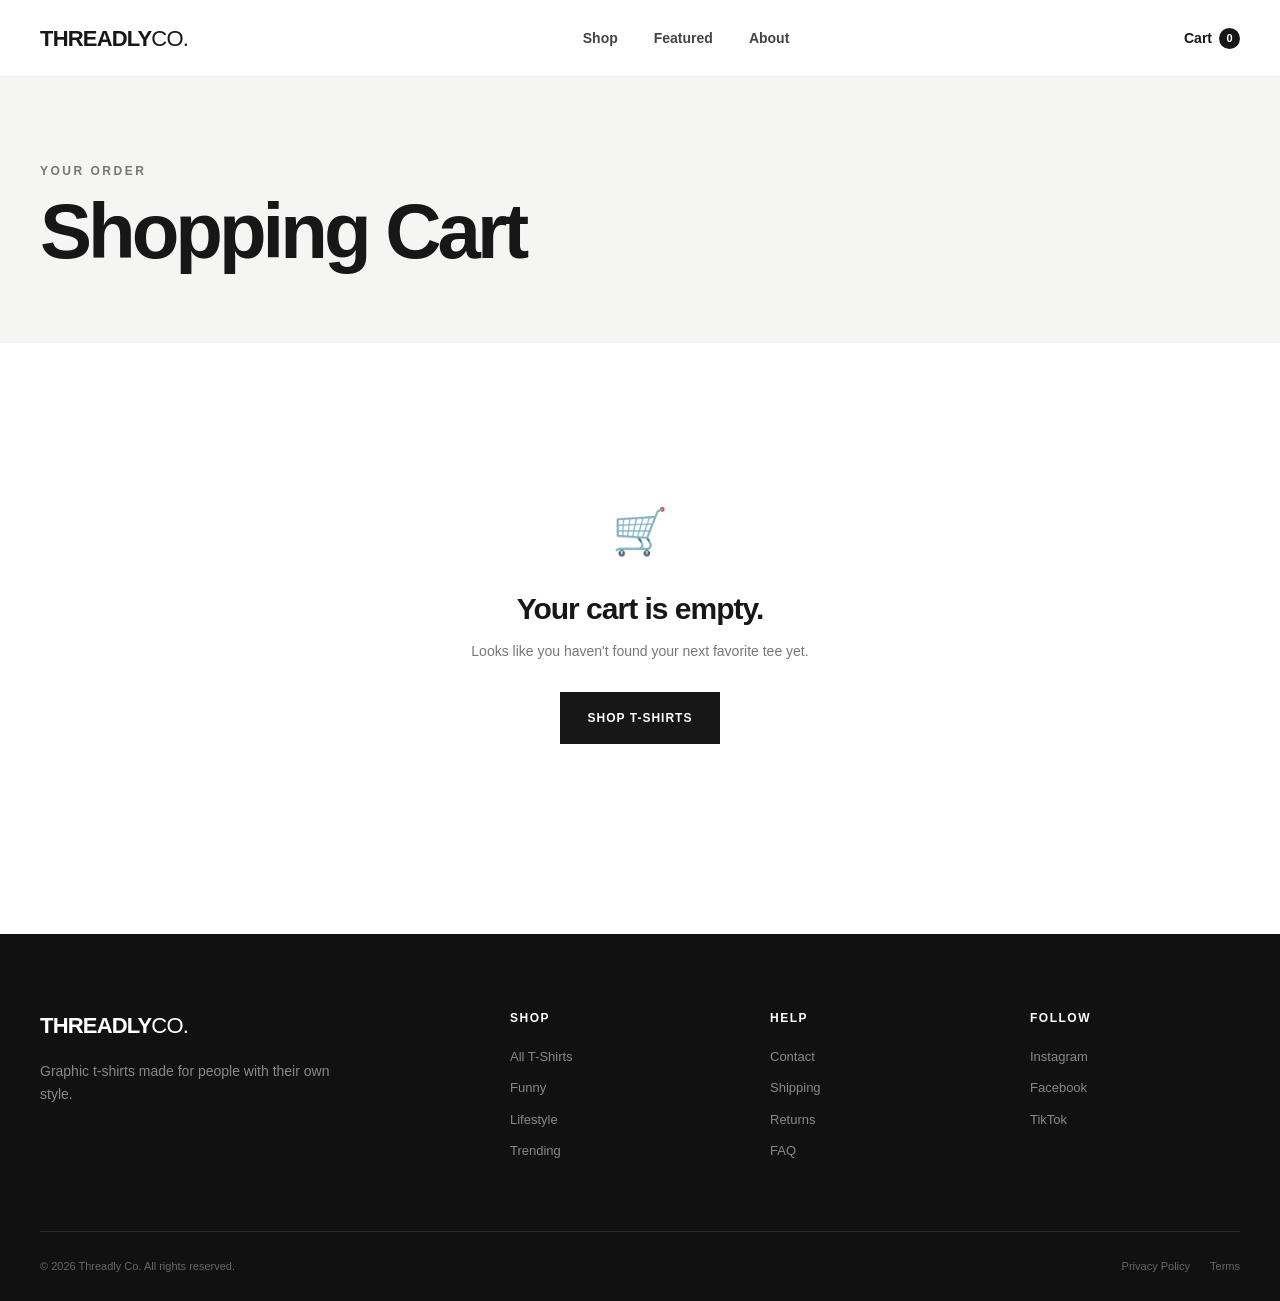
<file: cart.html>
<!DOCTYPE html>
<html lang="en">

<head>

    <meta charset="UTF-8">

    <meta
        name="viewport"
        content="width=device-width, initial-scale=1.0"
    >

    <title>Your Cart | Threadly Co.</title>
    <link rel="icon" type="image/png" href="images/favicon.png">
    <meta
        name="description"
        content="Review your Threadly Co. t-shirt order."
    >

    <link
        rel="stylesheet"
        href="css/style.css"
    >

</head>


<body>


    <!-- =====================================================
         HEADER
         ===================================================== -->

    <header class="site-header">

        <div class="container header-inner">

            <a
                href="index.html"
                class="logo"
            >
                THREADLY<span>CO.</span>
            </a>


            <nav class="main-nav">

                <a href="shop.html">
                    Shop
                </a>

                <a href="index.html#featured">
                    Featured
                </a>

                <a href="index.html#about">
                    About
                </a>

            </nav>


            <a
                href="cart.html"
                class="cart-link"
            >

                Cart

                <span id="cart-count">
                    0
                </span>

            </a>

        </div>

    </header>



    <!-- =====================================================
         MAIN
         ===================================================== -->

    <main>


        <!-- =================================================
             CART HERO
             ================================================= -->

        <section class="cart-hero">

            <div class="container">

                <p class="section-eyebrow">
                    YOUR ORDER
                </p>

                <h1>
                    Shopping Cart
                </h1>

            </div>

        </section>



        <!-- =================================================
             CART CONTENT
             ================================================= -->

        <section class="cart-section">

            <div class="container">


                <!-- =========================================
                     EMPTY CART
                     ========================================= -->

                <div
                    id="empty-cart"
                    class="empty-cart"
                    style="display: none;"
                >

                    <div class="empty-cart-icon">
                        🛒
                    </div>

                    <h2>
                        Your cart is empty.
                    </h2>

                    <p>
                        Looks like you haven't found your
                        next favorite tee yet.
                    </p>

                    <a
                        href="shop.html"
                        class="btn cart-shop-btn"
                    >
                        SHOP T-SHIRTS
                    </a>

                </div>



                <!-- =========================================
                     CART LAYOUT
                     ========================================= -->

                <div
                    id="cart-content"
                    class="cart-layout"
                >


                    <!-- =====================================
                         CART ITEMS
                         ===================================== -->

                    <div class="cart-items">


                        <div class="cart-items-header">

                            <span>
                                Product
                            </span>

                            <span>
                                Quantity
                            </span>

                            <span>
                                Total
                            </span>

                        </div>


                        <div id="cart-items-list">

                            <!-- Products generated by JavaScript -->

                        </div>


                    </div>



                    <!-- =====================================
                         ORDER SUMMARY
                         ===================================== -->

                    <aside class="cart-summary">

                        <h2>
                            Order Summary
                        </h2>


                        <div class="summary-row">

                            <span>
                                Subtotal
                            </span>

                            <strong id="cart-subtotal">
                                $0.00
                            </strong>

                        </div>


                        <div class="summary-row">

                        <span>
                            Shipping & Handling
                        </span>

                        <strong id="cart-shipping">
                            $0.00
                        </strong>

                    </div>

                    <div
                        class="summary-row"
                        id="cart-discount-row"
                        style="display: none;"
                    >

                        <span>
                            Bundle Discount
                        </span>

                        <strong id="cart-discount">
                            -$0.00
                        </strong>

                    </div>

                        <div class="summary-divider"></div>


                        <div class="summary-total">

                            <span>
                                Total
                            </span>

                            <strong id="cart-total">
                                $0.00
                            </strong>

                        </div>


                        <!-- =================================
                             CHECKOUT
                             ================================= -->

                        <button
                            type="button"
                            id="checkout-btn"
                            class="btn checkout-btn"
                        >
                            PROCEED TO CHECKOUT
                        </button>


                        <p class="checkout-note">
                            Secure checkout. Your order is
                            printed and shipped after purchase.
                        </p>


                        <!-- =================================
                             CONTINUE SHOPPING
                             ================================= -->

                        <a
                            href="shop.html"
                            class="continue-shopping"
                        >
                            ← Continue Shopping
                        </a>

                    </aside>

                </div>

            </div>

        </section>


    </main>



    <!-- =====================================================
         FOOTER
         ===================================================== -->

    <footer class="site-footer">

        <div class="container footer-grid">


            <!-- BRAND -->

            <div class="footer-brand">

                <a
                    href="index.html"
                    class="logo"
                >
                    THREADLY<span>CO.</span>
                </a>

                <p>
                    Graphic t-shirts made for people
                    with their own style.
                </p>

            </div>



            <!-- SHOP -->

            <div class="footer-column">

                <h3>
                    Shop
                </h3>

                <a href="shop.html">
                    All T-Shirts
                </a>

                <a href="shop.html?category=funny">
                    Funny
                </a>

                <a href="shop.html?category=lifestyle">
                    Lifestyle
                </a>

                <a href="shop.html?category=trending">
                    Trending
                </a>

            </div>



            <!-- HELP -->

            <div class="footer-column">

                <h3>
                    Help
                </h3>

                <a href="#">
                    Contact
                </a>

                <a href="#">
                    Shipping
                </a>

                <a href="#">
                    Returns
                </a>

                <a href="#">
                    FAQ
                </a>

            </div>



            <!-- SOCIAL -->

            <div class="footer-column">

                <h3>
                    Follow
                </h3>

                <a href="#">
                    Instagram
                </a>

                <a href="https://www.facebook.com/threadlycoo" target="_blank">
                    Facebook
                </a>

                <a href="#">
                    TikTok
                </a>

            </div>


        </div>



        <!-- FOOTER BOTTOM -->

        <div class="container footer-bottom">

            <p>
                © 2026 Threadly Co. All rights reserved.
            </p>

            <div>

                <a href="#">
                    Privacy Policy
                </a>

                <a href="#">
                    Terms
                </a>

            </div>

        </div>

    </footer>



    <!-- =====================================================
         JAVASCRIPT
         ===================================================== -->

    <script>


        /* =====================================================
           CART STORAGE
           ===================================================== */

        function getCart() {

            return JSON.parse(
                localStorage.getItem("cart")
            ) || [];

        }


        function saveCart(cart) {

            localStorage.setItem(
                "cart",
                JSON.stringify(cart)
            );

        }



        /* =====================================================
           FORMAT MONEY
           ===================================================== */

        function formatMoney(amount) {

            return "$" +
                Number(amount).toFixed(2);

        }



        /* =====================================================
           UPDATE CART COUNT
           ===================================================== */

        function updateCartCount() {

            const cart =
                getCart();


            const count =
                cart.reduce(
                    function(total, item) {

                        return total +
                            Number(
                                item.quantity || 0
                            );

                    },
                    0
                );


            const cartCount =
                document.getElementById(
                    "cart-count"
                );


            if (cartCount) {

                cartCount.textContent =
                    count;

            }

        }



        /* =====================================================
           GET PRODUCT FROM D1 API
           ===================================================== */

        async function getProduct(productId) {

            try {

                const response =
                    await fetch(
                        `/api/products/${encodeURIComponent(productId)}`
                    );


                const data =
                    await response.json();


                if (
                    !response.ok ||
                    !data.success ||
                    !data.product
                ) {

                    return null;

                }


                return data.product;

            } catch (error) {

                console.error(
                    "Failed to load product:",
                    error
                );


                return null;

            }

        }



        /* =====================================================
           HTML ESCAPE
           ===================================================== */

        function escapeHtml(value) {

            return String(
                value || ""
            )

                .replace(
                    /&/g,
                    "&amp;"
                )

                .replace(
                    /</g,
                    "&lt;"
                )

                .replace(
                    />/g,
                    "&gt;"
                )

                .replace(
                    /"/g,
                    "&quot;"
                )

                .replace(
                    /'/g,
                    "&#039;"
                );

        }



        /* =====================================================
           RENDER CART
           ===================================================== */

        async function renderCart() {


            const cart =
                getCart();


            const cartContent =
                document.getElementById(
                    "cart-content"
                );


            const emptyCart =
                document.getElementById(
                    "empty-cart"
                );


            const cartItemsList =
                document.getElementById(
                    "cart-items-list"
                );



            /* =============================================
               EMPTY CART
               ============================================= */

            if (
                !cart ||
                cart.length === 0
            ) {

                cartContent.style.display =
                    "none";


                emptyCart.style.display =
                    "block";


                updateCartCount();


                return;

            }



            /* =============================================
               SHOW CART
               ============================================= */

            cartContent.style.display =
                "";


            emptyCart.style.display =
                "none";


            cartItemsList.innerHTML = `

                <p>
                    Loading your cart...
                </p>

            `;



            /* =============================================
               LOAD PRODUCTS FROM D1
               ============================================= */

            const productResults =
                await Promise.all(

                    cart.map(
                        function(item) {

                            return getProduct(
                                item.productId
                            );

                        }
                    )

                );



            /* =============================================
               VALID CART
               ============================================= */

            const validCart =
                [];


            const cartItems =
                [];


            let subtotal =
                0;



            /* =============================================
               PROCESS CART
               ============================================= */

            for (
                let index = 0;
                index < cart.length;
                index++
            ) {


                const item =
                    cart[index];


                const product =
                    productResults[index];



                /* =========================================
                   PRODUCT NO LONGER EXISTS
                   ========================================= */

                if (!product) {

                    console.warn(
                        "Product not found:",
                        item.productId
                    );


                    continue;

                }



                /* =========================================
                   CLEAN CART ITEM
                   ========================================= */

                const cleanItem = {

                    productId:
                        String(
                            product.id
                        ),

                    color:
                        item.color ||
                        "Black",

                    size:
                        item.size ||
                        "M",

                    quantity:
                        Math.max(
                            1,
                            Math.min(
                                Number(
                                    item.quantity
                                ) || 1,
                                10
                            )
                        )

                };



                /* =========================================
                   ADD TO VALID CART
                   ========================================= */

                validCart.push(
                    cleanItem
                );


                /*
                 * IMPORTANT:
                 *
                 * Use the index of validCart,
                 * not the original cart index.
                 */

                const validIndex =
                    validCart.length - 1;



                /* =========================================
                   PRICE FROM DATABASE
                   ========================================= */

                const itemPrice =
                    Number(
                        product.price
                    );


                const itemTotal =
                    itemPrice *
                    cleanItem.quantity;


                subtotal +=
                    itemTotal;



                /* =========================================
                   SAVE RENDER DATA
                   ========================================= */

                cartItems.push({

                    product:
                        product,

                    item:
                        cleanItem,

                    index:
                        validIndex,

                    price:
                        itemPrice,

                    total:
                        itemTotal

                });

            }



            /* =============================================
               SAVE CLEAN CART
               ============================================= */

            saveCart(
                validCart
            );



            /* =============================================
               CART EMPTY AFTER VALIDATION
               ============================================= */

            if (
                validCart.length === 0
            ) {

                cartContent.style.display =
                    "none";


                emptyCart.style.display =
                    "block";


                updateCartCount();


                return;

            }



            /* =============================================
               RENDER CART ITEMS
               ============================================= */

            cartItemsList.innerHTML =
                "";



            cartItems.forEach(
                function(cartItem) {


                    const product =
                        cartItem.product;


                    const item =
                        cartItem.item;


                    const validIndex =
                        cartItem.index;


                    const itemPrice =
                        cartItem.price;


                    const itemTotal =
                        cartItem.total;



                    const itemElement =
                        document.createElement(
                            "article"
                        );


                    itemElement.className =
                        "cart-item";



                    itemElement.innerHTML = `

                        <div class="cart-product">

                            <a
                                href="product.html?id=${encodeURIComponent(product.id)}"
                                class="cart-product-image"
                            >

                                <img
                                    src="${escapeHtml(product.image)}"
                                    alt="${escapeHtml(product.name)}"
                                    loading="lazy"
                                >

                            </a>


                            <div class="cart-product-info">

                                <a
                                    href="product.html?id=${encodeURIComponent(product.id)}"
                                    class="cart-product-name"
                                >

                                    ${escapeHtml(
                                        product.name
                                    )}

                                </a>


                                <p>

                                    Color:

                                    <strong>

                                        ${escapeHtml(
                                            item.color
                                        )}

                                    </strong>

                                </p>


                                <p>

                                    Size:

                                    <strong>

                                        ${escapeHtml(
                                            item.size
                                        )}

                                    </strong>

                                </p>


                                <p class="cart-unit-price">

                                    ${formatMoney(
                                        itemPrice
                                    )}

                                </p>


                                <button
                                    type="button"
                                    class="remove-item"
                                    data-index="${validIndex}"
                                >

                                    Remove

                                </button>

                            </div>

                        </div>



                        <div class="cart-quantity">

                            <button
                                type="button"
                                class="quantity-btn"
                                data-action="decrease"
                                data-index="${validIndex}"
                            >

                                −

                            </button>


                            <span>

                                ${item.quantity}

                            </span>


                            <button
                                type="button"
                                class="quantity-btn"
                                data-action="increase"
                                data-index="${validIndex}"
                            >

                                +

                            </button>

                        </div>



                        <div class="cart-item-total">

                            ${formatMoney(
                                itemTotal
                            )}

                        </div>

                    `;



                    cartItemsList.appendChild(
                        itemElement
                    );

                }
            );


            /* =============================================
            ITEM COUNT
            ============================================= */

            const itemCount =
                cart.reduce(
                    function(total, item) {

                        return (
                            total +
                            Number(item.quantity || 0)
                        );

                    },
                    0
                );


            /* =============================================
            SHIPPING & HANDLING
            $5.99 PER ITEM
            ============================================= */

            const shipping =
                Number(
                    (
                        itemCount * 5.99
                    ).toFixed(2)
                );


            /* =============================================
            DISCOUNT
            ============================================= */

            const totalBeforeDiscount =
                subtotal +
                shipping;

            let discount =
                0;


            /*
            * Discount only applies when the order
            * reaches $50 before the discount.
            */

            if (
                totalBeforeDiscount >= 50 &&
                itemCount >= 2
            ) {

                if (
                    itemCount === 2
                ) {

                    discount =
                        5;

                } else {

                    discount =
                        7 +
                        (
                            itemCount - 3
                        ) * 2;

                }

            }


            /* =============================================
            TOTAL
            ============================================= */

            const total =
                Number(
                    (
                        subtotal +
                        shipping -
                        discount
                    ).toFixed(2)
                );

            /* =============================================
               UPDATE SUMMARY
               ============================================= */

            document.getElementById(
                "cart-subtotal"
            ).textContent =
                formatMoney(
                    subtotal
                );


            document.getElementById(
                "cart-shipping"
            ).textContent =
                formatMoney(
                    shipping
                );


            const discountRow =
                document.getElementById(
                    "cart-discount-row"
                );

            const discountElement =
                document.getElementById(
                    "cart-discount"
                );


            if (
                discount > 0
            ) {

                discountRow.style.display =
                    "flex";

                discountElement.textContent =
                    "-" +
                    formatMoney(
                        discount
                    );

            } else {

                discountRow.style.display =
                    "none";

            }


            document.getElementById(
                "cart-total"
            ).textContent =
                formatMoney(
                    total
                );

            /* =============================================
               UPDATE HEADER COUNT
               ============================================= */

            updateCartCount();

        }



        /* =====================================================
           QUANTITY BUTTONS
           ===================================================== */

        document.addEventListener(
            "click",
            function(event) {


                const button =
                    event.target.closest(
                        ".quantity-btn"
                    );


                if (!button) {

                    return;

                }



                const index =
                    Number(
                        button.dataset.index
                    );


                const action =
                    button.dataset.action;


                const cart =
                    getCart();



                if (
                    !cart[index]
                ) {

                    return;

                }



                /* =========================================
                   INCREASE
                   ========================================= */

                if (
                    action ===
                    "increase"
                ) {

                    if (
                        Number(
                            cart[index].quantity
                        ) < 10
                    ) {

                        cart[index].quantity =
                            Number(
                                cart[index].quantity
                            ) + 1;

                    }

                }



                /* =========================================
                   DECREASE
                   ========================================= */

                if (
                    action ===
                    "decrease"
                ) {

                    cart[index].quantity =
                        Number(
                            cart[index].quantity
                        ) - 1;


                    if (
                        cart[index].quantity <= 0
                    ) {

                        cart.splice(
                            index,
                            1
                        );

                    }

                }



                saveCart(
                    cart
                );


                renderCart();

            }
        );



        /* =====================================================
           REMOVE ITEM
           ===================================================== */

        document.addEventListener(
            "click",
            function(event) {


                const button =
                    event.target.closest(
                        ".remove-item"
                    );


                if (!button) {

                    return;

                }



                const index =
                    Number(
                        button.dataset.index
                    );


                const cart =
                    getCart();



                if (
                    index < 0 ||
                    index >= cart.length
                ) {

                    return;

                }



                cart.splice(
                    index,
                    1
                );


                saveCart(
                    cart
                );


                renderCart();

            }
        );



        /* =====================================================
           CHECKOUT BUTTON
           ===================================================== */

        const checkoutButton =
            document.getElementById(
                "checkout-btn"
            );


        if (checkoutButton) {

            checkoutButton.addEventListener(
                "click",
                function() {


                    const cart =
                        getCart();


                    if (
                        cart.length === 0
                    ) {

                        return;

                    }


                    window.location.href =
                        "checkout.html";

                }
            );

        }



        /* =====================================================
           INITIALIZE
           ===================================================== */

        updateCartCount();

        renderCart();

    </script>


</body>

</html>
</file>
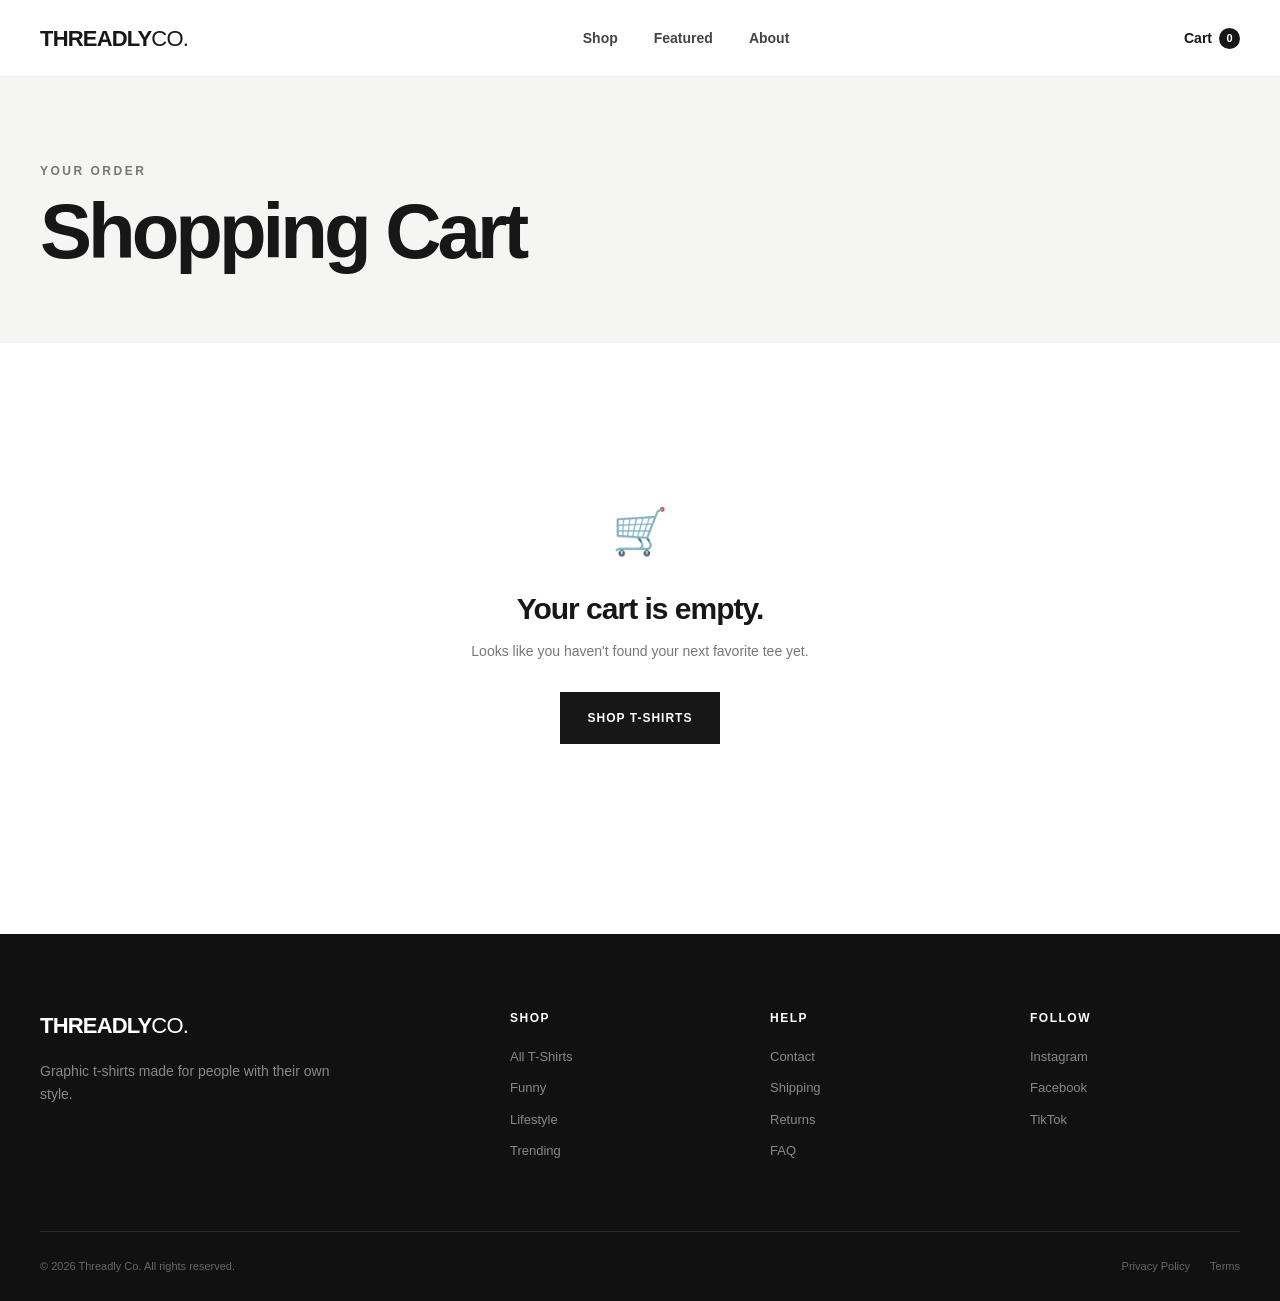
<file: checkout.html>
<!DOCTYPE html>
<html lang="en">

<head>

    <meta charset="UTF-8">

    <meta
        name="viewport"
        content="width=device-width, initial-scale=1.0"
    >

    <title>Checkout | Threadly Co.</title>
    <link rel="icon" type="image/png" href="images/favicon.png">
    <meta
        name="description"
        content="Secure checkout for Threadly Co. graphic t-shirts."
    >

    <link
        rel="stylesheet"
        href="css/style.css"
    >

</head>


<body>


    <!-- =====================================================
         HEADER
         ===================================================== -->

    <header class="site-header">

        <div class="container header-inner">

            <a
                href="index.html"
                class="logo"
            >
                THREADLY<span>CO.</span>
            </a>


            <nav class="main-nav">

                <a href="shop.html">
                    Shop
                </a>

                <a href="index.html#featured">
                    Featured
                </a>

                <a href="index.html#about">
                    About
                </a>

            </nav>


            <a
                href="cart.html"
                class="cart-link"
            >
                Cart
                <span id="cart-count">0</span>
            </a>

        </div>

    </header>



    <!-- =====================================================
         MAIN
         ===================================================== -->

    <main>


        <!-- =================================================
             CHECKOUT HERO
             ================================================= -->

        <section class="checkout-hero">

            <div class="container">

                <p class="section-eyebrow">
                    THREADLY CO.
                </p>

                <h1>
                    Checkout
                </h1>

            </div>

        </section>



        <!-- =================================================
             CHECKOUT CONTENT
             ================================================= -->

        <section class="checkout-section">

            <div class="container checkout-layout">


                <!-- =========================================
                     CUSTOMER INFORMATION
                     ========================================= -->

                <div class="checkout-form-container">

                    <form
                        id="checkout-form"
                        novalidate
                    >


                        <!-- =================================
                             CONTACT INFORMATION
                             ================================= -->

                        <div class="checkout-block">

                            <div class="checkout-heading">

                                <h2>
                                    Contact Information
                                </h2>

                            </div>


                            <div class="form-group">

                                <label for="email">
                                    Email Address
                                </label>

                                <input
                                    type="email"
                                    id="email"
                                    name="email"
                                    placeholder="you@example.com"
                                    autocomplete="email"
                                    maxlength="150"
                                    required
                                >

                            </div>

                        </div>



                        <!-- =================================
                             SHIPPING ADDRESS
                             ================================= -->

                        <div class="checkout-block">

                            <div class="checkout-heading">

                                <h2>
                                    Shipping Address
                                </h2>

                            </div>


                            <!-- NAME -->

                            <div class="form-row">


                                <div class="form-group">

                                    <label for="first-name">
                                        First Name
                                    </label>

                                    <input
                                        type="text"
                                        id="first-name"
                                        name="first-name"
                                        autocomplete="given-name"
                                        maxlength="50"
                                        required
                                    >

                                </div>


                                <div class="form-group">

                                    <label for="last-name">
                                        Last Name
                                    </label>

                                    <input
                                        type="text"
                                        id="last-name"
                                        name="last-name"
                                        autocomplete="family-name"
                                        maxlength="50"
                                        required
                                    >

                                </div>


                            </div>



                            <!-- ADDRESS -->

                            <div class="form-group">

                                <label for="address">
                                    Address
                                </label>

                                <input
                                    type="text"
                                    id="address"
                                    name="address"
                                    placeholder="Street address"
                                    autocomplete="street-address"
                                    maxlength="150"
                                    required
                                >

                            </div>



                            <!-- APARTMENT -->

                            <div class="form-group">

                                <label for="apartment">
                                    Apartment, suite, etc.
                                    <span>(optional)</span>
                                </label>

                                <input
                                    type="text"
                                    id="apartment"
                                    name="apartment"
                                    autocomplete="address-line2"
                                    maxlength="100"
                                >

                            </div>



                            <!-- CITY / STATE / ZIP -->

                            <div class="form-row three-columns">


                                <div class="form-group">

                                    <label for="city">
                                        City
                                    </label>

                                    <input
                                        type="text"
                                        id="city"
                                        name="city"
                                        autocomplete="address-level2"
                                        maxlength="80"
                                        required
                                    >

                                </div>


                                <div class="form-group">

                                    <label for="state">
                                        State
                                    </label>

                                    <select
                                        id="state"
                                        name="state"
                                        autocomplete="address-level1"
                                        required
                                    >

                                        <option value="">
                                            Select
                                        </option>

                                        <option value="AL">Alabama</option>
                                        <option value="AK">Alaska</option>
                                        <option value="AZ">Arizona</option>
                                        <option value="AR">Arkansas</option>
                                        <option value="CA">California</option>
                                        <option value="CO">Colorado</option>
                                        <option value="CT">Connecticut</option>
                                        <option value="DE">Delaware</option>
                                        <option value="FL">Florida</option>
                                        <option value="GA">Georgia</option>
                                        <option value="HI">Hawaii</option>
                                        <option value="ID">Idaho</option>
                                        <option value="IL">Illinois</option>
                                        <option value="IN">Indiana</option>
                                        <option value="IA">Iowa</option>
                                        <option value="KS">Kansas</option>
                                        <option value="KY">Kentucky</option>
                                        <option value="LA">Louisiana</option>
                                        <option value="ME">Maine</option>
                                        <option value="MD">Maryland</option>
                                        <option value="MA">Massachusetts</option>
                                        <option value="MI">Michigan</option>
                                        <option value="MN">Minnesota</option>
                                        <option value="MS">Mississippi</option>
                                        <option value="MO">Missouri</option>
                                        <option value="MT">Montana</option>
                                        <option value="NE">Nebraska</option>
                                        <option value="NV">Nevada</option>
                                        <option value="NH">New Hampshire</option>
                                        <option value="NJ">New Jersey</option>
                                        <option value="NM">New Mexico</option>
                                        <option value="NY">New York</option>
                                        <option value="NC">North Carolina</option>
                                        <option value="ND">North Dakota</option>
                                        <option value="OH">Ohio</option>
                                        <option value="OK">Oklahoma</option>
                                        <option value="OR">Oregon</option>
                                        <option value="PA">Pennsylvania</option>
                                        <option value="RI">Rhode Island</option>
                                        <option value="SC">South Carolina</option>
                                        <option value="SD">South Dakota</option>
                                        <option value="TN">Tennessee</option>
                                        <option value="TX">Texas</option>
                                        <option value="UT">Utah</option>
                                        <option value="VT">Vermont</option>
                                        <option value="VA">Virginia</option>
                                        <option value="WA">Washington</option>
                                        <option value="WV">West Virginia</option>
                                        <option value="WI">Wisconsin</option>
                                        <option value="WY">Wyoming</option>

                                    </select>

                                </div>


                                <div class="form-group">

                                    <label for="zip">
                                        ZIP Code
                                    </label>

                                    <input
                                        type="text"
                                        id="zip"
                                        name="zip"
                                        placeholder="12345"
                                        autocomplete="postal-code"
                                        inputmode="numeric"
                                        pattern="[0-9]{5}(-[0-9]{4})?"
                                        maxlength="10"
                                        required
                                    >

                                </div>


                            </div>



                            <!-- PHONE -->

                            <div class="form-group">

                                <label for="phone">
                                    Phone Number
                                </label>

                                <input
                                    type="tel"
                                    id="phone"
                                    name="phone"
                                    placeholder="+1 (555) 123-4567"
                                    autocomplete="tel"
                                    maxlength="30"
                                    required
                                >

                            </div>



                            <!-- COUNTRY -->

                            <div class="form-group">

                                <label for="country">
                                    Country
                                </label>

                                <select
                                    id="country"
                                    name="country"
                                    autocomplete="country"
                                    required
                                >

                                    <option value="US">
                                        United States
                                    </option>

                                </select>

                            </div>

                        </div>



                        <!-- =================================
                             SHIPPING METHOD
                             ================================= -->

                        <div class="checkout-block">

                            <div class="checkout-heading">

                                <h2>
                                    Shipping Method
                                </h2>

                            </div>


                            <label class="shipping-option">

                                <input
                                    type="radio"
                                    name="shipping-method"
                                    value="standard"
                                    checked
                                >

                                <span class="shipping-option-info">

                                    <strong>
                                        Standard Shipping
                                    </strong>

                                    <small>
                                        Delivery time varies by location
                                    </small>

                                </span>

                                <strong id="shipping-method-price">
                                    Calculated
                                </strong>

                            </label>

                        </div>



                        <!-- =================================
                             PAYMENT
                             ================================= -->

                        <div class="checkout-block">

                            <div class="checkout-heading">

                                <h2>
                                    Payment
                                </h2>

                            </div>


                            <div class="payment-placeholder">

                                <div class="payment-icon">
                                    🔒
                                </div>

                                <div>

                                    <strong>
                                        Secure Payment
                                    </strong>

                                    <p>
                                        Payment processing will be
                                        connected in the next stage.
                                    </p>

                                </div>

                            </div>

                        </div>


                    </form>

                </div>



                <!-- =========================================
                     ORDER SUMMARY
                     ========================================= -->

                <aside class="checkout-summary">


                    <h2>
                        Your Order
                    </h2>


                    <div
                        id="checkout-items"
                        class="checkout-items"
                    >
                        <!-- Products inserted by JavaScript -->
                    </div>


                    <div class="checkout-summary-lines">

                        <div class="summary-row">

                            <span>
                                Subtotal
                            </span>

                            <strong id="checkout-subtotal">
                                $0.00
                            </strong>

                        </div>


                        <div class="summary-row">

                            <span>
                                Shipping
                            </span>

                            <strong id="checkout-shipping">
                                $0.00
                            </strong>

                        </div>


                        <div
                            class="summary-row"
                            id="checkout-discount-row"
                            style="display: none;"
                        >

                            <span>
                                Bundle Discount
                            </span>

                            <strong id="checkout-discount">
                                -$0.00
                            </strong>

                        </div>


                        <div class="summary-divider"></div>


                        <div class="summary-total">

                            <span>
                                Total
                            </span>

                            <strong id="checkout-total">
                                $0.00
                            </strong>

                        </div>

                    </div>

                    <!-- =====================================================
                    PAY BUTTON + SECURITY ICONS
                    ===================================================== -->

                <div class="pay-button-wrapper">

                    <!-- SSL + Norton -->
                    <div class="pay-security-top">

                        <img
                            src="https://cdn.thesitebase.net/next/qwik-checkout/2286489/assets/DNAr1iBQ-ssl.svg"
                            alt="SSL Secure"
                        >

                        <img
                            src="https://cdn.thesitebase.net/next/qwik-checkout/2286489/assets/boFjiz30-norton.svg"
                            alt="Norton Secure"
                        >

                    </div>


                    <!-- PAY NOW -->
                    <button
                        type="submit"
                        form="checkout-form"
                        id="pay-button"
                        class="btn checkout-pay-btn"
                    >
                        PAY NOW
                    </button>


                    <!-- Visa + Mastercard + PayPal -->
                    <div class="pay-security-bottom">

                        <img
                            src="https://assets.thesitebase.net/assets/checkout/icons/visa.svg"
                            alt="Visa"
                        >

                        <img
                            src="https://assets.thesitebase.net/assets/checkout/icons/mastercard.svg"
                            alt="Mastercard"
                        >

                        <img
                            src="https://cdn.thesitebase.net/next/qwik-checkout/2286489/assets/jg7ifhzX-secured_paypal.svg"
                            alt="Secured by PayPal"
                        >

                        <img
                            src="https://assets.thesitebase.net/assets/checkout/icons/amex.svg"
                            alt="Amex"
                        >
                        
                    </div>

                </div>


                    <p
                        id="checkout-message"
                        class="checkout-message"
                        role="status"
                        aria-live="polite"
                    >
                    </p>


                    <a
                        href="cart.html"
                        class="back-to-cart"
                    >
                        ← Back to cart
                    </a>


                </aside>


            </div>

        </section>


    </main>



    <!-- =====================================================
         FOOTER
         ===================================================== -->

    <footer class="site-footer">

        <div class="container footer-grid">


            <div class="footer-brand">

                <a
                    href="index.html"
                    class="logo"
                >
                    THREADLY<span>CO.</span>
                </a>

                <p>
                    Graphic t-shirts made for people
                    with their own style.
                </p>

            </div>


            <div class="footer-column">

                <h3>
                    Shop
                </h3>

                <a href="shop.html">
                    All T-Shirts
                </a>

                <a href="shop.html?category=funny">
                    Funny
                </a>

                <a href="shop.html?category=lifestyle">
                    Lifestyle
                </a>

                <a href="shop.html?category=trending">
                    Trending
                </a>

            </div>


            <div class="footer-column">

                <h3>
                    Help
                </h3>

                <a href="#">
                    Contact
                </a>

                <a href="#">
                    Shipping
                </a>

                <a href="#">
                    Returns
                </a>

                <a href="#">
                    FAQ
                </a>

            </div>


            <div class="footer-column">

                <h3>
                    Follow
                </h3>

                <a href="#">
                    Instagram
                </a>

                <a href="https://www.facebook.com/threadlycoo" target="_blank">
                    Facebook
                </a>

                <a href="#">
                    TikTok
                </a>

            </div>


        </div>



        <div class="container footer-bottom">

            <p>
                © 2026 Threadly Co. All rights reserved.
            </p>


            <div>

                <a href="#">
                    Privacy Policy
                </a>

                <a href="#">
                    Terms
                </a>

            </div>

        </div>

    </footer>



    <!-- =====================================================
         JAVASCRIPT
         ===================================================== -->

    <script>


        /* =====================================================
           CART STORAGE
           ===================================================== */

        function getCart() {

            try {

                const stored =
                    localStorage.getItem(
                        "cart"
                    );


                if (!stored) {

                    return [];

                }


                const parsed =
                    JSON.parse(
                        stored
                    );


                if (
                    !Array.isArray(parsed)
                ) {

                    return [];

                }


                return parsed;

            } catch (error) {

                console.error(
                    "Invalid cart data:",
                    error
                );


                return [];

            }

        }



        /* =====================================================
           SAVE CART
           ===================================================== */

        function saveCart(cart) {

            try {

                localStorage.setItem(
                    "cart",
                    JSON.stringify(
                        cart
                    )
                );

            } catch (error) {

                console.error(
                    "Unable to save cart:",
                    error
                );

            }

        }



        /* =====================================================
           FORMAT MONEY
           ===================================================== */

        function formatMoney(amount) {

            const number =
                Number(
                    amount
                );


            if (
                !Number.isFinite(
                    number
                )
            ) {

                return "$0.00";

            }


            return "$" +
                number.toFixed(2);

        }



        /* =====================================================
           UPDATE CART COUNT
           ===================================================== */

        function updateCartCount() {

            const cart =
                getCart();


            const count =
                cart.reduce(
                    function(total, item) {

                        const quantity =
                            Number(
                                item.quantity
                            );


                        if (
                            Number.isInteger(
                                quantity
                            ) &&
                            quantity > 0
                        ) {

                            return (
                                total +
                                quantity
                            );

                        }


                        return total;

                    },
                    0
                );


            const cartCount =
                document.getElementById(
                    "cart-count"
                );


            if (
                cartCount
            ) {

                cartCount.textContent =
                    count;

            }

        }



        /* =====================================================
           GET PRODUCT FROM D1
           ===================================================== */

        async function getProduct(
            productId
        ) {

            if (
                !productId
            ) {

                return null;

            }


            try {

                const response =
                    await fetch(
                        "/api/products/" +
                        encodeURIComponent(
                            productId
                        ),
                        {
                            method: "GET",
                            headers: {
                                "Accept":
                                    "application/json"
                            },
                            cache: "no-store"
                        }
                    );


                if (
                    !response.ok
                ) {

                    console.error(
                        "Product request failed:",
                        response.status
                    );


                    return null;

                }


                const data =
                    await response.json();


                if (
                    !data ||
                    !data.success ||
                    !data.product
                ) {

                    return null;

                }


                return data.product;

            } catch (error) {

                console.error(
                    "Failed to load product:",
                    error
                );


                return null;

            }

        }



        /* =====================================================
           SAFE CART
           ===================================================== */

        function getSafeCart() {

            const cart =
                getCart();


            const safeCart =
                [];


            cart.forEach(
                function(item) {

                    if (
                        !item ||
                        typeof item !== "object"
                    ) {

                        return;

                    }


                    /*
                     * IMPORTANT:
                     *
                     * cart.html uses productId.
                     *
                     * We intentionally do NOT trust:
                     *
                     * item.price
                     * item.name
                     * item.image
                     *
                     * Product information comes from D1.
                     */

                    const productId =
                        String(
                            item.productId ||
                            ""
                        ).trim();


                    if (
                        !productId
                    ) {

                        return;

                    }


                    let quantity =
                        Number(
                            item.quantity
                        );


                    if (
                        !Number.isInteger(
                            quantity
                        )
                    ) {

                        quantity = 1;

                    }


                    quantity =
                        Math.max(
                            1,
                            Math.min(
                                quantity,
                                10
                            )
                        );


                    const color =
                        typeof item.color === "string"
                            ? item.color.trim()
                            : "Black";


                    const size =
                        typeof item.size === "string"
                            ? item.size.trim()
                            : "M";


                    safeCart.push({

                        productId:
                            productId,

                        color:
                            color || "Black",

                        size:
                            size || "M",

                        quantity:
                            quantity

                    });

                }
            );


            return safeCart;

        }



        /* =====================================================
           PRODUCT PRICE
           ===================================================== */

        function getProductPrice(
            product
        ) {

            if (
                !product
            ) {

                return null;

            }


            const price =
                Number(
                    product.price
                );


            if (
                !Number.isFinite(
                    price
                ) ||
                price < 0
            ) {

                return null;

            }


            return price;

        }



        /* =====================================================
           CREATE CHECKOUT ITEM
           ===================================================== */

        function createCheckoutItem(
            cartItem,
            product
        ) {

            const price =
                getProductPrice(
                    product
                );


            if (
                price === null
            ) {

                return null;

            }


            const quantity =
                cartItem.quantity;


            const total =
                price *
                quantity;



            const itemElement =
                document.createElement(
                    "div"
                );


            itemElement.className =
                "checkout-item";



            /* IMAGE */

            const imageContainer =
                document.createElement(
                    "div"
                );


            imageContainer.className =
                "checkout-item-image";


            const image =
                document.createElement(
                    "img"
                );


            image.src =
                typeof product.image === "string"
                    ? product.image
                    : "";


            image.alt =
                typeof product.name === "string"
                    ? product.name
                    : "Product";


            image.loading =
                "lazy";


            imageContainer.appendChild(
                image
            );



            /* QUANTITY */

            const quantityBadge =
                document.createElement(
                    "span"
                );


            quantityBadge.className =
                "checkout-item-quantity";


            quantityBadge.textContent =
                quantity;


            imageContainer.appendChild(
                quantityBadge
            );



            /* INFO */

            const info =
                document.createElement(
                    "div"
                );


            info.className =
                "checkout-item-info";


            const name =
                document.createElement(
                    "strong"
                );


            name.textContent =
                typeof product.name === "string"
                    ? product.name
                    : "Product";


            info.appendChild(
                name
            );


            const variant =
                document.createElement(
                    "span"
                );


            variant.textContent =
                cartItem.color +
                " / " +
                cartItem.size;


            info.appendChild(
                variant
            );



            /* PRICE */

            const priceElement =
                document.createElement(
                    "strong"
                );


            priceElement.className =
                "checkout-item-price";


            priceElement.textContent =
                formatMoney(
                    total
                );



            /* APPEND */

            itemElement.appendChild(
                imageContainer
            );


            itemElement.appendChild(
                info
            );


            itemElement.appendChild(
                priceElement
            );


            return {

                element:
                    itemElement,

                total:
                    total

            };

        }



        /* =====================================================
           MESSAGE
           ===================================================== */

        function showMessage(
            text,
            type
        ) {

            const message =
                document.getElementById(
                    "checkout-message"
                );


            message.textContent =
                text;


            message.className =
                "checkout-message";


            if (
                type
            ) {

                message.classList.add(
                    type
                );

            }

        }



        /* =====================================================
           RENDER CHECKOUT
           ===================================================== */

        async function renderCheckout() {

            const cart =
                getSafeCart();


            const itemsContainer =
                document.getElementById(
                    "checkout-items"
                );


            /*
             * No cart
             */

            if (
                cart.length === 0
            ) {

                window.location.href =
                    "cart.html";

                return;

            }


            itemsContainer.innerHTML =
                "";


            let subtotal =
                0;
            let itemCount =
                0;

            let invalidProduct =
                false;



            /*
             * Load every product directly from
             * the same D1 endpoint used by cart.html.
             */

            for (
                const cartItem of cart
            ) {

                const product =
                    await getProduct(
                        cartItem.productId
                    );


                /*
                 * Product no longer exists
                 */

                if (
                    !product
                ) {

                    console.warn(
                        "Product not found:",
                        cartItem.productId
                    );


                    invalidProduct =
                        true;


                    continue;

                }


                const rendered =
                    createCheckoutItem(
                        cartItem,
                        product
                    );


                if (
                    !rendered
                ) {

                    invalidProduct =
                        true;

                    continue;

                }


                subtotal +=
                    rendered.total;
                itemCount +=
                    Number(
                        cartItem.quantity || 0
                    );

                itemsContainer.appendChild(
                    rendered.element
                );

            }



            /*
             * Invalid cart
             */

            if (
                invalidProduct
            ) {

                showMessage(
                    "One or more products in your cart are no longer available. Please return to your cart and review your order.",
                    "error"
                );


                /*
                 * Do not calculate a misleading total.
                 */

                document.getElementById(
                    "checkout-subtotal"
                ).textContent =
                    "$0.00";


                document.getElementById(
                    "checkout-shipping"
                ).textContent =
                    "—";


                document.getElementById(
                    "checkout-total"
                ).textContent =
                    "—";


                return;

            }



            /*
             * Demo shipping rule.
             *
             * IMPORTANT:
             *
             * This is display-only.
             *
             * The Worker must calculate the final shipping
             * cost when creating the real payment session.
             */

            /* =============================================
            SHIPPING & HANDLING
            $5.99 PER ITEM
            ============================================= */

            const shipping =
                Number(
                    (
                        itemCount * 5.99
                    ).toFixed(2)
                );


            /* =============================================
            DISCOUNT
            ============================================= */

            const totalBeforeDiscount =
                subtotal +
                shipping;

            let discount =
                0;


            if (
                totalBeforeDiscount >= 50 &&
                itemCount >= 2
            ) {

                if (
                    itemCount === 2
                ) {

                    discount =
                        5;

                } else {

                    discount =
                        7 +
                        (
                            itemCount - 3
                        ) * 2;

                }

            }


            /* =============================================
            TOTAL
            ============================================= */

            const total =
                Number(
                    (
                        subtotal +
                        shipping -
                        discount
                    ).toFixed(2)
                );

            /*
            * SUMMARY
            */

            document.getElementById(
                "checkout-subtotal"
            ).textContent =
                formatMoney(
                    subtotal
                );

            document.getElementById(
                "checkout-shipping"
            ).textContent =
                formatMoney(
                    shipping
                );


            document.getElementById(
                "shipping-method-price"
            ).textContent =
                formatMoney(
                    shipping
                );


            const discountRow =
                document.getElementById(
                    "checkout-discount-row"
                );

            const discountElement =
                document.getElementById(
                    "checkout-discount"
                );


            if (
                discount > 0
            ) {

                discountRow.style.display =
                    "flex";

                discountElement.textContent =
                    "-" +
                    formatMoney(
                        discount
                    );

            } else {

                discountRow.style.display =
                    "none";

            }


            document.getElementById(
                "checkout-total"
            ).textContent =
                formatMoney(
                    total
                );

            updateCartCount();

        }



        /* =====================================================
           VALIDATE FIELD
           ===================================================== */

        function validateField(
            field
        ) {

            const value =
                field.value.trim();


            /*
             * Required
             */

            if (
                field.required &&
                !value
            ) {

                field.classList.add(
                    "input-error"
                );


                return false;

            }



            /*
             * Browser validation
             */

            if (
                !field.checkValidity()
            ) {

                field.classList.add(
                    "input-error"
                );


                return false;

            }



            /*
             * PHONE
             */

            if (
                field.id === "phone"
            ) {

                const digits =
                    value.replace(
                        /\D/g,
                        ""
                    );


                if (
                    digits.length < 10
                ) {

                    field.classList.add(
                        "input-error"
                    );


                    return false;

                }

            }



            /*
             * ZIP
             */

            if (
                field.id === "zip"
            ) {

                const validZip =
                    /^\d{5}(-\d{4})?$/.test(
                        value
                    );


                if (
                    !validZip
                ) {

                    field.classList.add(
                        "input-error"
                    );


                    return false;

                }

            }



            field.classList.remove(
                "input-error"
            );


            return true;

        }



        /* =====================================================
           VALIDATE CHECKOUT
           ===================================================== */

        function validateCheckout() {

            const form =
                document.getElementById(
                    "checkout-form"
                );


            const fields =
                form.querySelectorAll(
                    "input[required], select[required]"
                );


            let valid =
                true;


            fields.forEach(
                function(field) {

                    if (
                        !validateField(
                            field
                        )
                    ) {

                        valid =
                            false;

                    }

                }
            );


            return valid;

        }



        /* =====================================================
           BUILD SERVER CART
           ===================================================== */

        function buildServerCart() {

            const cart =
                getSafeCart();


            /*
             * ONLY send information that identifies
             * what the customer wants to purchase.
             *
             * NEVER trust client-side:
             *
             * price
             * subtotal
             * shipping
             * tax
             * total
             */

            return cart.map(
                function(item) {

                    return {

                        productId:
                            item.productId,

                        color:  
                            item.color,

                        size:
                            item.size,

                        quantity:
                            item.quantity

                    };

                }
            );

        }



        /* =====================================================
           BUILD CHECKOUT REQUEST
           ===================================================== */

        function buildCheckoutData() {

            const form =
                document.getElementById(
                    "checkout-form"
                );


            const formData =
                new FormData(
                    form
                );


            return {

                cart:
                    buildServerCart(),


                customer: {

                    email:
                        String(
                            formData.get(
                                "email"
                            ) || ""
                        ).trim(),

                    phone:
                        String(
                            formData.get(
                                "phone"
                            ) || ""
                        ).trim()

                },


                shippingAddress: {

                    firstName:
                        String(
                            formData.get(
                                "first-name"
                            ) || ""
                        ).trim(),

                    lastName:
                        String(
                            formData.get(
                                "last-name"
                            ) || ""
                        ).trim(),

                    address:
                        String(
                            formData.get(
                                "address"
                            ) || ""
                        ).trim(),

                    apartment:
                        String(
                            formData.get(
                                "apartment"
                            ) || ""
                        ).trim(),

                    city:
                        String(
                            formData.get(
                                "city"
                            ) || ""
                        ).trim(),

                    state:
                        String(
                            formData.get(
                                "state"
                            ) || ""
                        ).trim(),

                    zip:
                        String(
                            formData.get(
                                "zip"
                            ) || ""
                        ).trim(),

                    country:
                        String(
                            formData.get(
                                "country"
                            ) || ""
                        ).trim()

                },


                shippingMethod:
                    String(
                        formData.get(
                            "shipping-method"
                        ) || "standard"
                    )

            };

        }



        /* =====================================================
           PAY NOW
           ===================================================== */

        document
            .getElementById(
                "checkout-form"
            )
            .addEventListener(
                "submit",
                async function(event) {

                    event.preventDefault();


                    showMessage(
                        "",
                        ""
                    );


                    /*
                     * Validate customer information.
                     */

                    const valid =
                        validateCheckout();


                    if (
                        !valid
                    ) {

                        showMessage(
                            "Please check the highlighted fields and complete all required information.",
                            "error"
                        );


                        const firstInvalid =
                            this.querySelector(
                                ".input-error"
                            );


                        if (
                            firstInvalid
                        ) {

                            firstInvalid.focus();

                        }


                        return;

                    }



                    /*
                     * Validate cart again.
                     */

                    const cart =
                        getSafeCart();


                    if (
                        cart.length === 0
                    ) {

                        showMessage(
                            "Your cart is empty.",
                            "error"
                        );


                        return;

                    }



                    /*
                     * Build the data that will eventually
                     * be sent to the Cloudflare Worker.
                     */

                    const checkoutData =
                        buildCheckoutData();

                                        const payButton =
                        document.getElementById(
                            "pay-button"
                        );


                    try {

                        payButton.disabled =
                            true;


                        payButton.textContent =
                            "CONNECTING TO PAYPAL...";


                        showMessage(
                            "Preparing secure PayPal checkout...",
                            ""
                        );


                        const response =
                            await fetch(
                                "/api/checkout",
                                {

                                    method:
                                        "POST",

                                    headers: {

                                        "Content-Type":
                                            "application/json",

                                        "Accept":
                                            "application/json"

                                    },

                                    body:
                                        JSON.stringify(
                                            checkoutData
                                        )

                                }
                            );


                        const data =
                            await response.json();


                        if (
                            !response.ok ||
                            !data.success
                        ) {

                            throw new Error(
                                data.error ||
                                "Unable to start checkout."
                            );

                        }


                        if (
                            !data.approvalUrl
                        ) {

                            throw new Error(
                                "PayPal approval URL was not returned."
                            );

                        }


                        /*
                         * Save order information temporarily.
                         */

                        sessionStorage.setItem(
                            "threadly_pending_order",
                            JSON.stringify({

                                orderId:
                                    data.orderId,

                                orderNumber:
                                    data.orderNumber,

                                paypalOrderId:
                                    data.paypalOrderId

                            })
                        );


                        /*
                         * Redirect customer to PayPal.
                         */

                        window.location.href =
                            data.approvalUrl;


                    } catch (error) {

                        console.error(
                            "Checkout error:",
                            error
                        );


                        showMessage(
                            error.message ||
                            "Unable to start checkout. Please try again.",
                            "error"
                        );


                        payButton.disabled =
                            false;


                        payButton.textContent =
                            "PAY NOW";

                    }
                    
                }
            );



        /* =====================================================
           REMOVE INPUT ERROR
           ===================================================== */

        document
            .querySelectorAll(
                "#checkout-form input, #checkout-form select"
            )
            .forEach(
                function(field) {

                    field.addEventListener(
                        "input",
                        function() {

                            field.classList.remove(
                                "input-error"
                            );

                        }
                    );


                    field.addEventListener(
                        "change",
                        function() {

                            field.classList.remove(
                                "input-error"
                            );

                        }
                    );

                }
            );



        /* =====================================================
           INITIALIZE
           ===================================================== */

        async function initializeCheckout() {

            updateCartCount();


            const cart =
                getSafeCart();


            if (
                cart.length === 0
            ) {

                window.location.href =
                    "cart.html";

                return;

            }


            await renderCheckout();

        }


        initializeCheckout();

    </script>


</body>

</html>
</file>
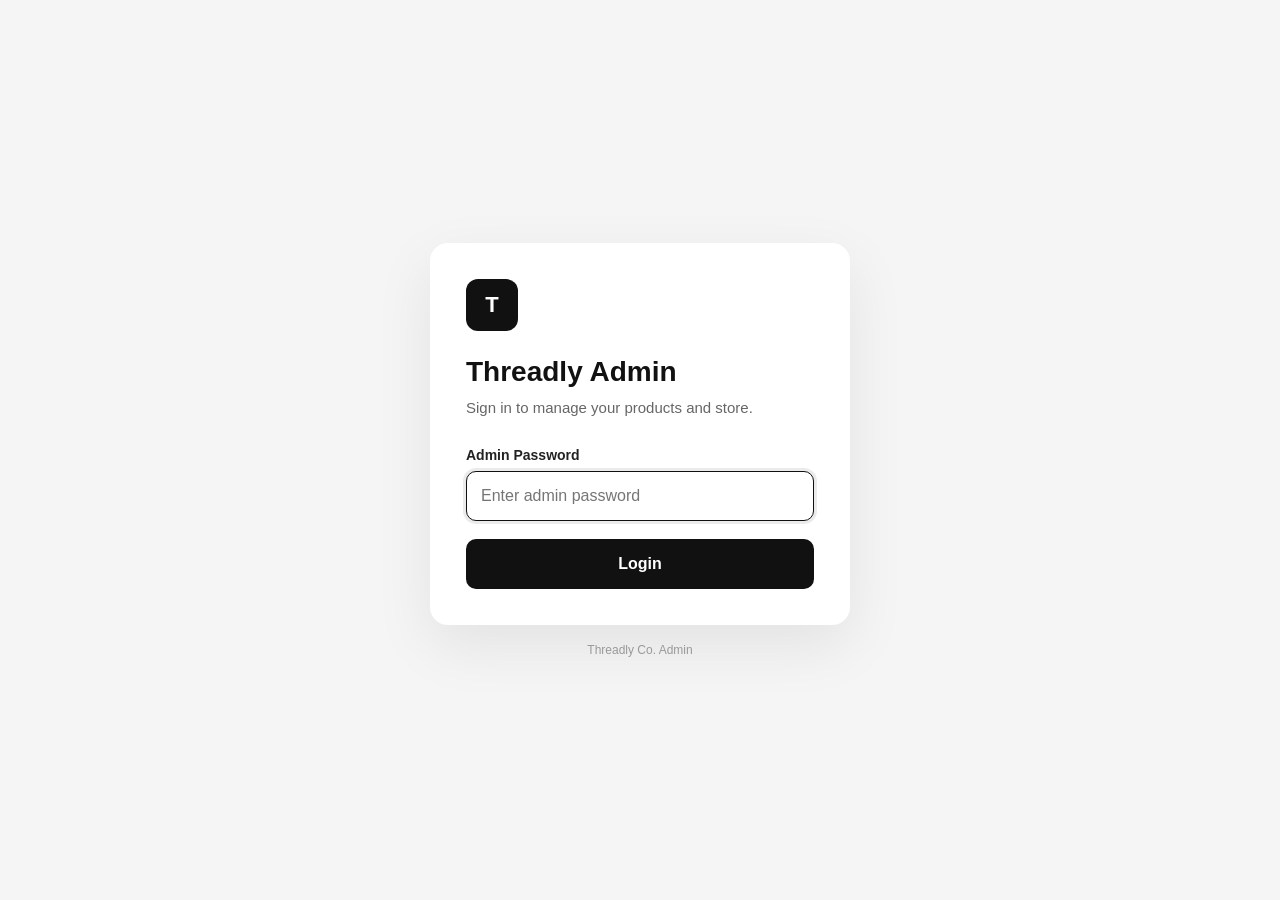
<file: login.html>
<!DOCTYPE html>
<html lang="en">

<head>

    <meta charset="UTF-8">

    <meta
        name="viewport"
        content="width=device-width, initial-scale=1.0"
    >

    <title>Threadly Admin Login</title>
    <link rel="icon" type="image/png" href="images/favicon.png">
    <meta
        name="robots"
        content="noindex, nofollow"
    >

    <style>

        * {
            box-sizing: border-box;
        }


        html,
        body {
            margin: 0;
            padding: 0;
            min-height: 100%;
        }


        body {

            min-height: 100vh;

            display: flex;

            align-items: center;

            justify-content: center;

            padding: 20px;

            background:
                #f5f5f5;

            font-family:
                Arial,
                Helvetica,
                sans-serif;

        }


        .login-container {

            width: 100%;

            max-width: 420px;

        }


        .login-card {

            background: #ffffff;

            border-radius: 18px;

            padding: 36px;

            box-shadow:
                0 20px 60px
                rgba(0, 0, 0, 0.08);

        }


        .logo {

            width: 52px;

            height: 52px;

            display: flex;

            align-items: center;

            justify-content: center;

            margin-bottom: 24px;

            border-radius: 12px;

            background: #111111;

            color: #ffffff;

            font-size: 22px;

            font-weight: 700;

        }


        h1 {

            margin: 0 0 8px;

            color: #111111;

            font-size: 28px;

            line-height: 1.2;

        }


        .subtitle {

            margin: 0 0 28px;

            color: #666666;

            font-size: 15px;

            line-height: 1.5;

        }


        label {

            display: block;

            margin-bottom: 8px;

            color: #222222;

            font-size: 14px;

            font-weight: 600;

        }


        input {

            width: 100%;

            height: 50px;

            padding:
                0 14px;

            border:
                1px solid #dddddd;

            border-radius: 10px;

            outline: none;

            background: #ffffff;

            color: #111111;

            font-size: 16px;

            transition:
                border-color 0.2s,
                box-shadow 0.2s;

        }


        input:focus {

            border-color:
                #111111;

            box-shadow:
                0 0 0 3px
                rgba(0, 0, 0, 0.08);

        }


        button {

            width: 100%;

            height: 50px;

            margin-top: 18px;

            border: 0;

            border-radius: 10px;

            background: #111111;

            color: #ffffff;

            font-size: 16px;

            font-weight: 600;

            cursor: pointer;

            transition:
                opacity 0.2s,
                transform 0.1s;

        }


        button:hover {

            opacity: 0.9;

        }


        button:active {

            transform:
                scale(0.99);

        }


        button:disabled {

            opacity: 0.6;

            cursor: not-allowed;

        }


        .error {

            display: none;

            margin-top: 16px;

            padding: 12px 14px;

            border-radius: 9px;

            background:
                #fff1f1;

            color:
                #c62828;

            font-size: 14px;

            line-height: 1.4;

        }


        .error.show {

            display: block;

        }


        .footer {

            margin-top: 18px;

            text-align: center;

            color: #999999;

            font-size: 12px;

        }

    </style>

</head>


<body>

    <main class="login-container">

        <section class="login-card">

            <div class="logo">
                T
            </div>


            <h1>
                Threadly Admin
            </h1>


            <p class="subtitle">
                Sign in to manage your products and store.
            </p>


            <form id="loginForm">

                <label
                    for="password"
                >
                    Admin Password
                </label>


                <input
                    id="password"
                    name="password"
                    type="password"
                    placeholder="Enter admin password"
                    autocomplete="current-password"
                    required
                    autofocus
                >


                <button
                    id="loginButton"
                    type="submit"
                >
                    Login
                </button>


                <div
                    id="error"
                    class="error"
                    role="alert"
                ></div>

            </form>

        </section>


        <div class="footer">
            Threadly Co. Admin
        </div>

    </main>


    <script>

        const form =
            document.getElementById(
                "loginForm"
            );


        const passwordInput =
            document.getElementById(
                "password"
            );


        const loginButton =
            document.getElementById(
                "loginButton"
            );


        const errorBox =
            document.getElementById(
                "error"
            );


        function showError(message) {

            errorBox.textContent =
                message;

            errorBox.classList.add(
                "show"
            );

        }


        function clearError() {

            errorBox.textContent =
                "";

            errorBox.classList.remove(
                "show"
            );

        }


        form.addEventListener(
            "submit",
            async function(event) {

                event.preventDefault();

                clearError();

                loginButton.disabled =
                    true;

                loginButton.textContent =
                    "Signing in...";


                try {

                    const response =
                        await fetch(
                            "/api/admin/login",
                            {

                                method: "POST",

                                credentials:
                                    "same-origin",

                                headers: {

                                    "Content-Type":
                                        "application/json"

                                },

                                body:
                                    JSON.stringify({

                                        password:
                                            passwordInput.value

                                    })

                            }
                        );


                    let data;


                    try {

                        data =
                            await response.json();

                    } catch {

                        data = {};

                    }


                    if (!response.ok) {

                        showError(

                            data.error ||
                            "Invalid admin password."

                        );

                        passwordInput.focus();

                        return;

                    }


                    if (
                        data.success
                    ) {

                        window.location.href =
                            "/admin/";

                        return;

                    }


                    showError(
                        "Login failed."
                    );


                } catch (error) {

                    console.error(
                        "Login error:",
                        error
                    );


                    showError(
                        "Unable to connect to the server."
                    );

                } finally {

                    loginButton.disabled =
                        false;

                    loginButton.textContent =
                        "Login";

                }

            }
        );

    </script>

</body>

</html>
</file>
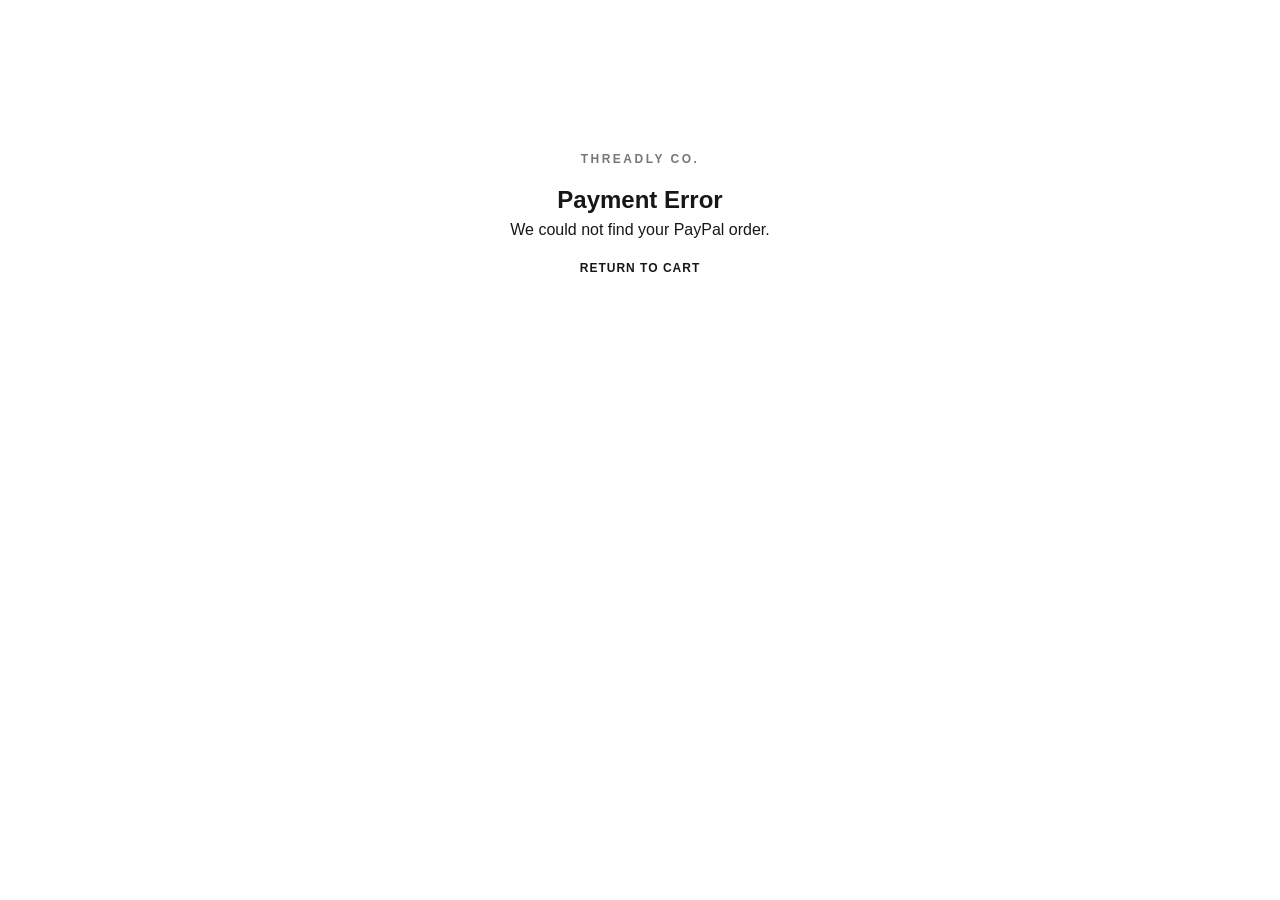
<file: payment-success.html>
<!DOCTYPE html>

<html lang="en">

<head>

    <meta charset="UTF-8">

    <meta
        name="viewport"
        content="width=device-width, initial-scale=1.0"
    >

    <title>
        Payment Complete | Threadly Co.
    </title>
    <link rel="icon" type="image/png" href="images/favicon.png">
    <link
        rel="stylesheet"
        href="css/style.css"
    >

</head>


<body>


    <main>

        <section class="checkout-section">

            <div class="container">

                <div
                    class="payment-result"
                    style="
                        max-width: 600px;
                        margin: 80px auto;
                        text-align: center;
                    "
                >

                    <p
                        class="section-eyebrow"
                    >
                        THREADLY CO.
                    </p>


                    <h1
                        id="payment-title"
                    >
                        Processing Payment
                    </h1>


                    <p
                        id="payment-message"
                    >
                        Please wait while we confirm your payment.
                    </p>


                    <div
                        id="payment-actions"
                    >
                    </div>

                </div>

            </div>

        </section>

    </main>



    <script>


        async function capturePayment() {

            const params =
                new URLSearchParams(
                    window.location.search
                );


            /*
             * PayPal normally returns the order ID
             * in the token parameter.
             */

            const paypalOrderId =
                params.get(
                    "token"
                );


            const title =
                document.getElementById(
                    "payment-title"
                );


            const message =
                document.getElementById(
                    "payment-message"
                );


            const actions =
                document.getElementById(
                    "payment-actions"
                );


            if (!paypalOrderId) {

                title.textContent =
                    "Payment Error";


                message.textContent =
                    "We could not find your PayPal order.";


                actions.innerHTML =
                    '<a href="cart.html" class="btn">RETURN TO CART</a>';


                return;

            }


            try {

                const response =
                    await fetch(
                        "/api/paypal/capture",
                        {

                            method:
                                "POST",

                            headers: {

                                "Content-Type":
                                    "application/json",

                                "Accept":
                                    "application/json"

                            },

                            body:
                                JSON.stringify({

                                    paypalOrderId:
                                        paypalOrderId

                                })

                        }
                    );


                const data =
                    await response.json();


                if (
                    !response.ok ||
                    !data.success
                ) {

                    throw new Error(
                        data.error ||
                        "Unable to confirm payment."
                    );

                }



                /*
                 * Payment successful.
                 *
                 * Clear local cart.
                 */

                localStorage.removeItem(
                    "cart"
                );


                sessionStorage.removeItem(
                    "threadly_pending_order"
                );


                title.textContent =
                    "Order Confirmed!";


                message.innerHTML =
                    "Thank you for your order.<br>" +
                    "Your order number is <strong>" +
                    data.orderNumber +
                    "</strong>.";


                actions.innerHTML =
                    '<a href="index.html" class="btn">CONTINUE SHOPPING</a>';


            } catch (error) {

                console.error(
                    "Capture error:",
                    error
                );


                title.textContent =
                    "Payment Could Not Be Confirmed";


                message.textContent =
                    error.message ||
                    "Please contact support if you completed the payment.";


                actions.innerHTML =
                    '<a href="index.html" class="btn">RETURN HOME</a>';

            }

        }


        capturePayment();


    </script>


</body>

</html>
</file>
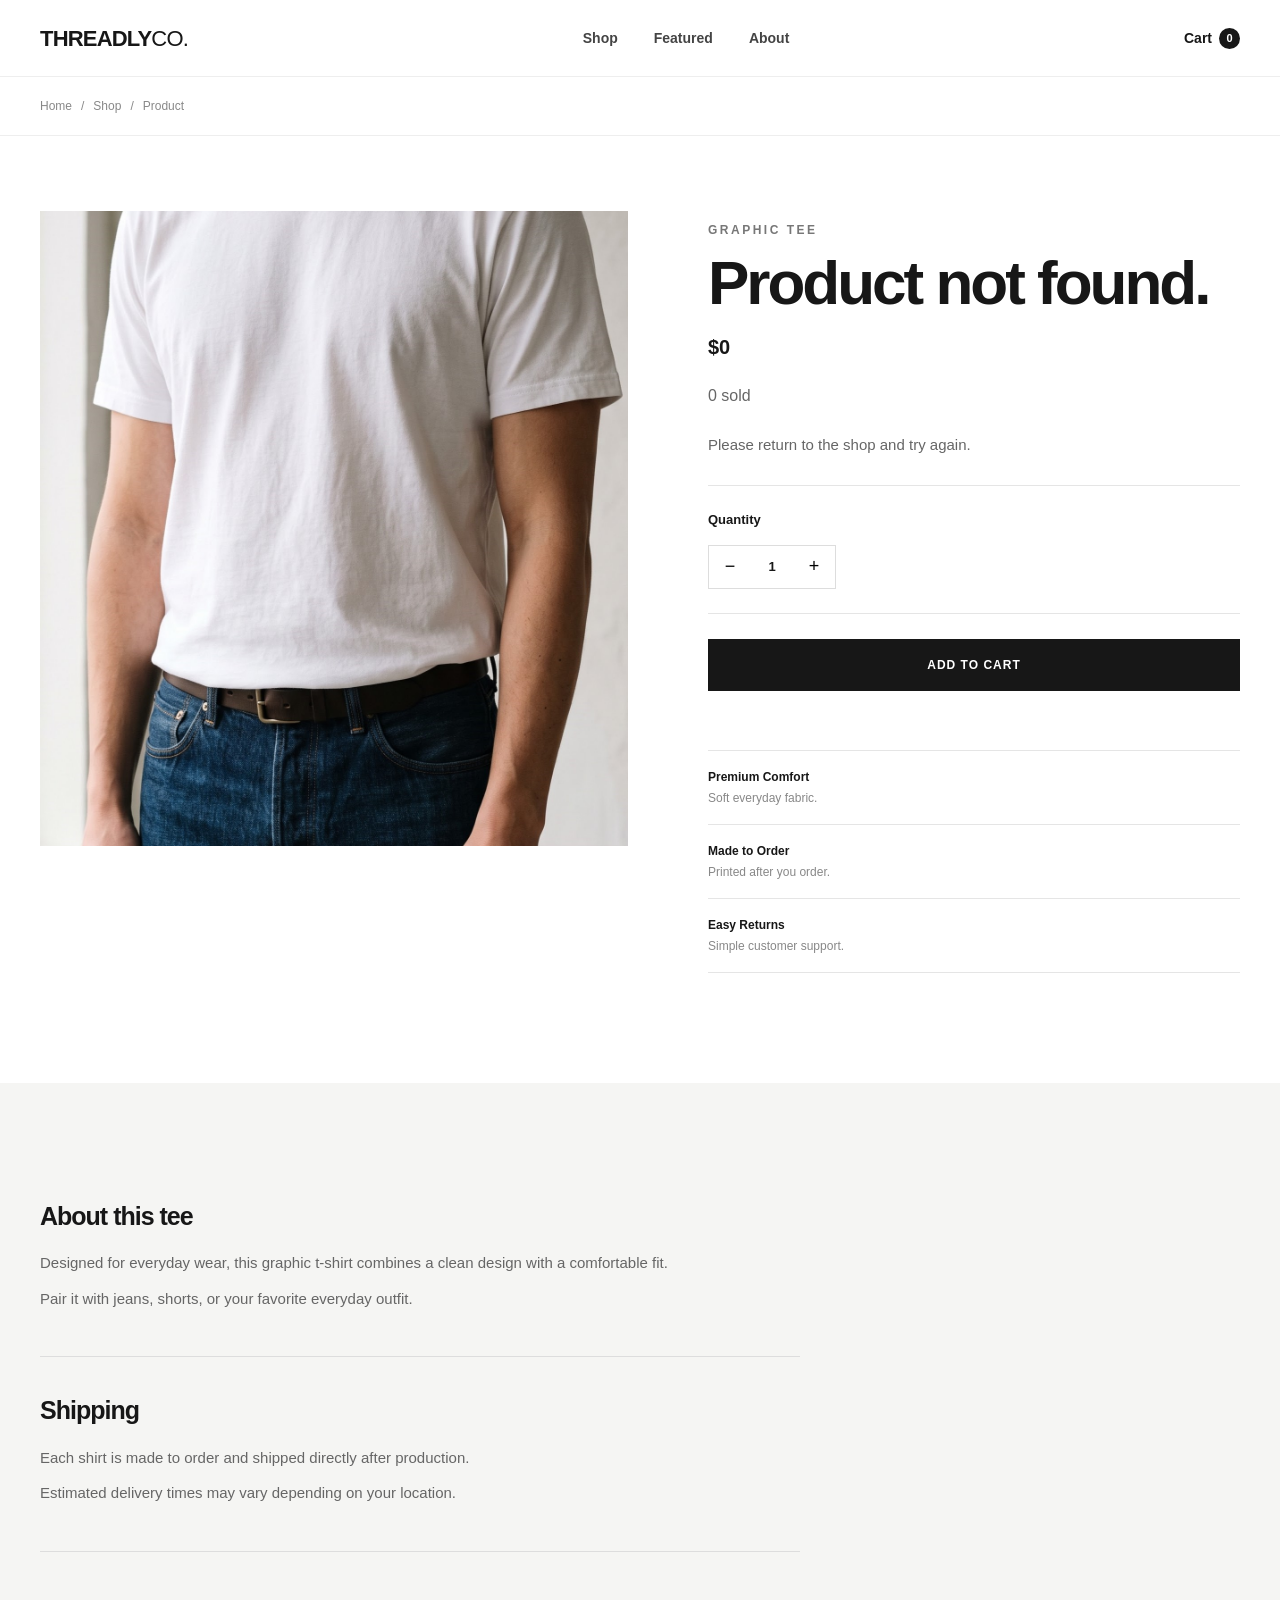
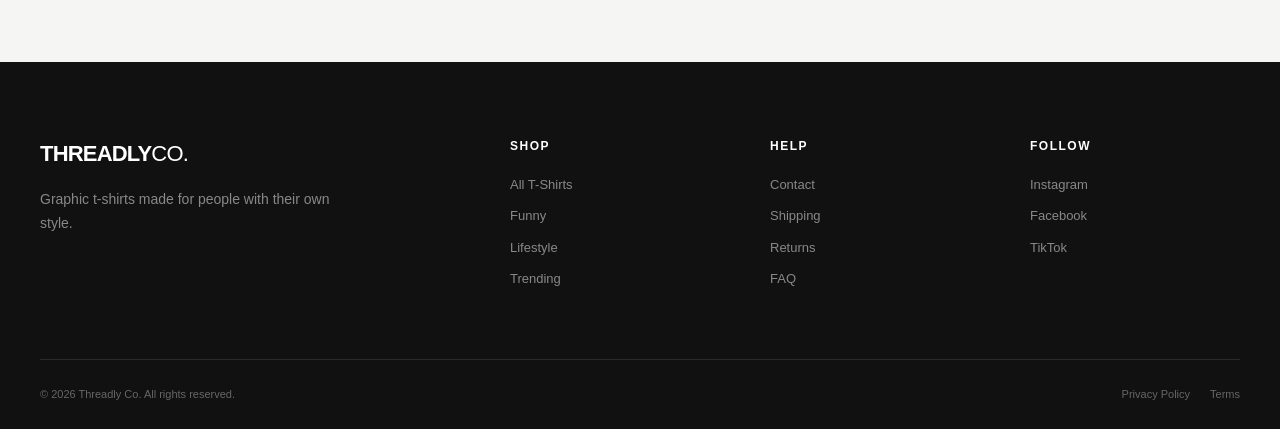
<file: product.html>
<!DOCTYPE html>
<html lang="en">

<head>

    <meta charset="UTF-8">

    <meta
        name="viewport"
        content="width=device-width, initial-scale=1.0"
    >

    <title>Product | Threadly Co.</title>
    <link rel="icon" type="image/png" href="images/favicon.png">
    <meta
        name="description"
        content="Shop graphic t-shirts from Threadly Co."
    >

    <link
        rel="stylesheet"
        href="css/style.css"
    >

    <style>

        /* =====================================================
           VARIANT OPTIONS
           ===================================================== */

        .color-options {
            display: flex;
            gap: 12px;
            flex-wrap: wrap;
            margin-top: 12px;
        }

        .color-option {
            width: 38px;
            height: 38px;
            border-radius: 50%;
            border: 2px solid #ddd;
            cursor: pointer;
            position: relative;
            padding: 0;
            transition: 0.15s ease;
        }

        .color-option:hover {
            transform: scale(1.05);
        }

        .color-option.active {
            border-color: #111;
            box-shadow: 0 0 0 2px #fff,
                        0 0 0 4px #111;
        }

        .color-option.disabled {
            opacity: 0.25;
            cursor: not-allowed;
            transform: none;
        }


        /* =====================================================
           SIZE OPTIONS
           ===================================================== */

        .size-options {
            display: flex;
            gap: 10px;
            flex-wrap: wrap;
            margin-top: 12px;
        }

        .size-option {
            min-width: 52px;
            height: 46px;
            padding: 0 14px;
            border: 1px solid #ccc;
            background: #fff;
            cursor: pointer;
            font: inherit;
            font-weight: 600;
            transition: 0.15s ease;
        }

        .size-option:hover {
            border-color: #111;
        }

        .size-option.active {
            background: #111;
            color: #fff;
            border-color: #111;
        }

        .size-option.disabled {
            opacity: 0.3;
            cursor: not-allowed;
            text-decoration: line-through;
            background: #f5f5f5;
        }


        /* =====================================================
           OUT OF STOCK MESSAGE
           ===================================================== */

        .variant-message {
            margin-top: 10px;
            font-size: 13px;
            color: #a40000;
            display: none;
        }

        .variant-message.show {
            display: block;
        }


        /* =====================================================
           PRODUCT IMAGE TRANSITION
           ===================================================== */

        #product-image {
            transition: opacity 0.2s ease;
        }

    </style>

</head>


<body>


    <!-- =====================================================
         HEADER
         ===================================================== -->

    <header class="site-header">

        <div class="container header-inner">

            <a
                href="index.html"
                class="logo"
            >
                THREADLY<span>CO.</span>
            </a>


            <nav class="main-nav">

                <a href="shop.html">
                    Shop
                </a>

                <a href="index.html#featured">
                    Featured
                </a>

                <a href="index.html#about">
                    About
                </a>

            </nav>


            <a
                href="cart.html"
                class="cart-link"
            >
                Cart

                <span id="cart-count">
                    0
                </span>

            </a>

        </div>

    </header>



    <!-- =====================================================
         MAIN
         ===================================================== -->

    <main>


        <!-- =================================================
             BREADCRUMB
             ================================================= -->

        <section class="product-breadcrumb">

            <div class="container">

                <a href="index.html">
                    Home
                </a>

                <span>
                    /
                </span>

                <a href="shop.html">
                    Shop
                </a>

                <span>
                    /
                </span>

                <span id="breadcrumb-product">
                    Product
                </span>

            </div>

        </section>



        <!-- =================================================
             PRODUCT
             ================================================= -->

        <section class="product-section">

            <div class="container product-layout">


                <!-- =========================================
                     PRODUCT IMAGE
                     ========================================= -->

                <div class="product-gallery">

                    <div class="product-main-image">

                        <img
                            id="product-image"
                            src="images/product-1.jpg"
                            alt="Product"
                        >

                    </div>

                </div>



                <!-- =========================================
                     PRODUCT INFORMATION
                     ========================================= -->

                <div class="product-details">


                    <p
                        id="product-category"
                        class="section-eyebrow"
                    >
                        GRAPHIC TEE
                    </p>


                    <h1 id="product-name">
                        Graphic T-Shirt
                    </h1>


                    <p
                        id="product-price"
                        class="product-detail-price"
                    >
                        $0
                    </p>

                    <p
                        id="product-sold"
                        class="product-sold"
                    >
                        0 sold
                    </p>

                    <div class="product-description">

                        <p id="product-description-text">

                            A comfortable everyday t-shirt
                            designed to bring a little more
                            personality to your wardrobe.

                        </p>

                    </div>



                    <!-- =====================================
                         COLOR
                         ===================================== -->

                    <div
                        class="product-option"
                        id="color-option-container"
                    >

                        <div class="option-header">

                            <span>
                                Color
                            </span>

                            <span id="selected-color">
                                —
                            </span>

                        </div>


                        <div
                            class="color-options"
                            id="color-options"
                        >
                        </div>

                    </div>



                    <!-- =====================================
                         SIZE
                         ===================================== -->

                    <div
                        class="product-option"
                        id="size-option-container"
                    >

                        <div class="option-header">

                            <span>
                                Size
                            </span>

                            <a href="#">
                                Size Guide
                            </a>

                        </div>


                        <div
                            class="size-options"
                            id="size-options"
                        >
                        </div>


                        <div
                            id="variant-message"
                            class="variant-message"
                        >
                        </div>

                    </div>



                    <!-- =====================================
                         QUANTITY
                         ===================================== -->

                    <div class="product-option">

                        <div class="option-header">

                            <span>
                                Quantity
                            </span>

                        </div>


                        <div class="quantity-selector">

                            <button
                                type="button"
                                id="quantity-minus"
                                aria-label="Decrease quantity"
                            >
                                −
                            </button>


                            <span id="quantity">
                                1
                            </span>


                            <button
                                type="button"
                                id="quantity-plus"
                                aria-label="Increase quantity"
                            >
                                +
                            </button>

                        </div>

                    </div>



                    <!-- =====================================
                         ADD TO CART
                         ===================================== -->

                    <button
                        type="button"
                        id="add-to-cart"
                        class="btn add-to-cart-btn"
                    >
                        ADD TO CART
                    </button>


                    <div
                        id="cart-message"
                        class="cart-message"
                    >
                    </div>



                    <!-- =====================================
                         PRODUCT FEATURES
                         ===================================== -->

                    <div class="product-features">

                        <div class="feature-item">

                            <strong>
                                Premium Comfort
                            </strong>

                            <span>
                                Soft everyday fabric.
                            </span>

                        </div>


                        <div class="feature-item">

                            <strong>
                                Made to Order
                            </strong>

                            <span>
                                Printed after you order.
                            </span>

                        </div>


                        <div class="feature-item">

                            <strong>
                                Easy Returns
                            </strong>

                            <span>
                                Simple customer support.
                            </span>

                        </div>

                    </div>


                </div>

            </div>

        </section>



        <!-- =================================================
             PRODUCT INFORMATION
             ================================================= -->

        <section class="product-info-section">

            <div class="container">


                <div class="product-info-box">

                    <h2>
                        About this tee
                    </h2>

                    <p>
                        Designed for everyday wear, this
                        graphic t-shirt combines a clean
                        design with a comfortable fit.
                    </p>

                    <p>
                        Pair it with jeans, shorts, or your
                        favorite everyday outfit.
                    </p>

                </div>


                <div class="product-info-box">

                    <h2>
                        Shipping
                    </h2>

                    <p>
                        Each shirt is made to order and
                        shipped directly after production.
                    </p>

                    <p>
                        Estimated delivery times may vary
                        depending on your location.
                    </p>

                </div>


            </div>

        </section>


    </main>



    <!-- =====================================================
         FOOTER
         ===================================================== -->

    <footer class="site-footer">

        <div class="container footer-grid">


            <div class="footer-brand">

                <a
                    href="index.html"
                    class="logo"
                >
                    THREADLY<span>CO.</span>
                </a>

                <p>
                    Graphic t-shirts made for people
                    with their own style.
                </p>

            </div>


            <div class="footer-column">

                <h3>
                    Shop
                </h3>

                <a href="shop.html">
                    All T-Shirts
                </a>

                <a href="shop.html?category=funny">
                    Funny
                </a>

                <a href="shop.html?category=lifestyle">
                    Lifestyle
                </a>

                <a href="shop.html?category=trending">
                    Trending
                </a>

            </div>


            <div class="footer-column">

                <h3>
                    Help
                </h3>

                <a href="#">
                    Contact
                </a>

                <a href="#">
                    Shipping
                </a>

                <a href="#">
                    Returns
                </a>

                <a href="#">
                    FAQ
                </a>

            </div>


            <div class="footer-column">

                <h3>
                    Follow
                </h3>

                <a href="#">
                    Instagram
                </a>

                <a href="https://www.facebook.com/threadlycoo" target="_blank">
                    Facebook
                </a>

                <a href="#">
                    TikTok
                </a>

            </div>


        </div>


        <div class="container footer-bottom">

            <p>
                © 2026 Threadly Co. All rights reserved.
            </p>

            <div>

                <a href="#">
                    Privacy Policy
                </a>

                <a href="#">
                    Terms
                </a>

            </div>

        </div>

    </footer>



    <!-- =====================================================
         JAVASCRIPT
         ===================================================== -->

    <script>

        /* =====================================================
           URL
           ===================================================== */

        const urlParams =
            new URLSearchParams(
                window.location.search
            );

        const productId =
            urlParams.get("id");



        /* =====================================================
           STATE
           ===================================================== */

        let product = null;

        let variants = [];

        let selectedColor = null;

        let selectedSize = null;

        let selectedVariant = null;

        let quantity = 1;



        /* =====================================================
           DOM
           ===================================================== */

        const productImage =
            document.getElementById(
                "product-image"
            );

        const colorOptions =
            document.getElementById(
                "color-options"
            );

        const sizeOptions =
            document.getElementById(
                "size-options"
            );

        const selectedColorText =
            document.getElementById(
                "selected-color"
            );

        const variantMessage =
            document.getElementById(
                "variant-message"
            );

        const addToCartButton =
            document.getElementById(
                "add-to-cart"
            );



        /* =====================================================
           LOAD PRODUCT
           ===================================================== */

        async function loadProduct() {

            if (!productId) {

                showProductError(
                    "Product not found."
                );

                return;

            }


            try {

                const response =
                    await fetch(
                        `/api/products/${productId}`,
                        {
                            method: "GET",
                            headers: {
                                "Accept":
                                    "application/json"
                            },
                            cache: "no-store"
                        }
                    );


                const data =
                    await response.json();


                if (
                    !response.ok ||
                    !data.success ||
                    !data.product
                ) {

                    showProductError(
                        data.error ||
                        "Product not found."
                    );

                    return;

                }


                product =
                    data.product;


                /*
                 * IMPORTANT:
                 *
                 * API must return:
                 *
                 * product.variants
                 */

                variants =
                    Array.isArray(
                        product.variants
                    )
                        ? product.variants.filter(
                            function(variant) {

                                return (
                                    variant.status ===
                                        "active" ||
                                    !variant.status
                                );

                            }
                        )
                        : [];


                updateProductInfo();

                renderColors();

                renderSizes();

                initializeSelection();


            } catch (error) {

                console.error(
                    "Failed to load product:",
                    error
                );


                showProductError(
                    "Unable to load this product."
                );

            }

        }



        /* =====================================================
           UPDATE PRODUCT INFO
           ===================================================== */

        function updateProductInfo() {

            document.title =
                `${product.name} | Threadly Co.`;


            document.getElementById(
                "product-name"
            ).textContent =
                product.name;


            document.getElementById(
                "product-category"
            ).textContent =
                String(
                    product.category || "GRAPHIC TEE"
                ).toUpperCase();


            document.getElementById(
                "product-price"
            ).textContent =
                `$${Number(
                    product.price
                ).toFixed(2)}`;

            const soldCount =
                Number(
                    product.sold_count
                ) || 0;
            document.getElementById(
                "product-sold"
            ).textContent =
                `${soldCount.toLocaleString()} sold`;

            productImage.src =
                product.image ||
                "images/product-1.jpg";


            productImage.alt =
                product.name;


            document.getElementById(
                "product-description-text"
            ).textContent =
                product.description ||
                "";


            document.getElementById(
                "breadcrumb-product"
            ).textContent =
                product.name;


            const metaDescription =
                document.querySelector(
                    'meta[name="description"]'
                );


            if (metaDescription) {

                metaDescription.setAttribute(
                    "content",
                    product.description ||
                    product.name
                );

            }

        }



        /* =====================================================
           GET COLORS
           ===================================================== */

        function getAvailableColors() {

            const colors = [];

            variants.forEach(
                function(variant) {

                    const name =
                        String(
                            variant.color_name || ""
                        ).trim();


                    if (!name) {

                        return;

                    }


                    const exists =
                        colors.some(
                            function(color) {

                                return (
                                    color.name
                                        .toLowerCase() ===
                                    name.toLowerCase()
                                );

                            }
                        );


                    if (!exists) {

                        colors.push({

                            name,

                            hex:
                                variant.color_hex ||
                                "#111111"

                        });

                    }

                }
            );


            return colors;

        }



        /* =====================================================
           RENDER COLORS
           ===================================================== */

        function renderColors() {

            colorOptions.innerHTML = "";


            const colors =
                getAvailableColors();


            if (
                colors.length === 0
            ) {

                document
                    .getElementById(
                        "color-option-container"
                    )
                    .style.display =
                    "none";

                selectedColor = null;

                return;

            }


            colors.forEach(
                function(color) {

                    const button =
                        document.createElement(
                            "button"
                        );


                    button.type =
                        "button";


                    button.className =
                        "color-option";


                    button.dataset.color =
                        color.name;


                    button.setAttribute(
                        "aria-label",
                        color.name
                    );


                    button.title =
                        color.name;


                    button.style.background =
                        color.hex;


                    /*
                     * Add a light border for
                     * white / very light colors.
                     */

                    if (
                        isLightColor(
                            color.hex
                        )
                    ) {

                        button.style.borderColor =
                            "#aaa";

                    }


                    button.addEventListener(
                        "click",
                        function() {

                            selectColor(
                                color.name
                            );

                        }
                    );


                    colorOptions.appendChild(
                        button
                    );

                }
            );

        }



        /* =====================================================
           LIGHT COLOR DETECTION
           ===================================================== */

        function isLightColor(hex) {

            if (
                typeof hex !== "string"
            ) {

                return false;

            }


            const value =
                hex.replace(
                    "#",
                    ""
                );


            if (
                value.length !== 6
            ) {

                return false;

            }


            const r =
                parseInt(
                    value.substring(0, 2),
                    16
                );


            const g =
                parseInt(
                    value.substring(2, 4),
                    16
                );


            const b =
                parseInt(
                    value.substring(4, 6),
                    16
                );


            const brightness =
                (
                    r * 299 +
                    g * 587 +
                    b * 114
                ) / 1000;


            return brightness > 220;

        }



        /* =====================================================
           GET SIZES
           ===================================================== */

        function getAvailableSizes(
            colorName = null
        ) {

            let source =
                variants;


            /*
             * If a color is selected,
             * only show sizes that exist
             * for that color.
             */

            if (colorName) {

                source =
                    variants.filter(
                        function(variant) {

                            return (
                                String(
                                    variant.color_name
                                ).toLowerCase() ===
                                String(
                                    colorName
                                ).toLowerCase()
                            );

                        }
                    );

            }


            const sizes = [];


            source.forEach(
                function(variant) {

                    const size =
                        String(
                            variant.size || ""
                        ).trim();


                    if (!size) {

                        return;

                    }


                    if (
                        !sizes.includes(
                            size
                        )
                    ) {

                        sizes.push(
                            size
                        );

                    }

                }
            );


            /*
             * Normal clothing size order.
             */

            const order = [
                "XS",
                "S",
                "M",
                "L",
                "XL",
                "2XL",
                "3XL",
                "4XL",
                "5XL"
            ];


            sizes.sort(
                function(a, b) {

                    const indexA =
                        order.indexOf(
                            a.toUpperCase()
                        );


                    const indexB =
                        order.indexOf(
                            b.toUpperCase()
                        );


                    if (
                        indexA === -1 &&
                        indexB === -1
                    ) {

                        return a.localeCompare(
                            b
                        );

                    }


                    if (
                        indexA === -1
                    ) {

                        return 1;

                    }


                    if (
                        indexB === -1
                    ) {

                        return -1;

                    }


                    return indexA - indexB;

                }
            );


            return sizes;

        }



        /* =====================================================
           RENDER SIZES
           ===================================================== */

        function renderSizes() {

            sizeOptions.innerHTML = "";


            const sizes =
                getAvailableSizes(
                    selectedColor
                );


            if (
                sizes.length === 0
            ) {

                document
                    .getElementById(
                        "size-option-container"
                    )
                    .style.display =
                    "none";

                selectedSize = null;

                return;

            }


            document
                .getElementById(
                    "size-option-container"
                )
                .style.display =
                "";


            sizes.forEach(
                function(size) {

                    const button =
                        document.createElement(
                            "button"
                        );


                    button.type =
                        "button";


                    button.className =
                        "size-option";


                    button.dataset.size =
                        size;


                    button.textContent =
                        size;


                    button.addEventListener(
                        "click",
                        function() {

                            selectSize(
                                size
                            );

                        }
                    );


                    sizeOptions.appendChild(
                        button
                    );

                }
            );


            /*
             * Automatically select the
             * first available size.
             */

            if (
                !sizes.includes(
                    selectedSize
                )
            ) {

                selectedSize =
                    sizes[0];

            }


            updateSizeUI();

            updateSelectedVariant();

        }



        /* =====================================================
           SELECT COLOR
           ===================================================== */

        function selectColor(
            colorName
        ) {

            selectedColor =
                colorName;


            selectedColorText.textContent =
                colorName;


            /*
             * Update active color button.
             */

            document
                .querySelectorAll(
                    ".color-option"
                )
                .forEach(
                    function(button) {

                        button.classList.toggle(
                            "active",
                            button.dataset.color ===
                                colorName
                        );

                    }
                );


            /*
             * Rebuild available sizes
             * for this color.
             */

            renderSizes();


            /*
             * Change product image if
             * the variant has its own image.
             */

            const colorVariant =
                variants.find(
                    function(variant) {

                        return (
                            String(
                                variant.color_name
                            ).toLowerCase() ===
                            String(
                                colorName
                            ).toLowerCase() &&
                            variant.image
                        );

                    }
                );


            if (
                colorVariant &&
                colorVariant.image
            ) {

                changeProductImage(
                    colorVariant.image
                );

            } else {

                changeProductImage(
                    product.image
                );

            }

        }



        /* =====================================================
           SELECT SIZE
           ===================================================== */

        function selectSize(
            size
        ) {

            selectedSize =
                size;


            updateSizeUI();

            updateSelectedVariant();

        }



        /* =====================================================
           UPDATE SIZE UI
           ===================================================== */

        function updateSizeUI() {

            document
                .querySelectorAll(
                    ".size-option"
                )
                .forEach(
                    function(button) {

                        button.classList.toggle(
                            "active",
                            button.dataset.size ===
                                selectedSize
                        );

                    }
                );

        }



        /* =====================================================
           FIND VARIANT
           ===================================================== */

        function updateSelectedVariant() {

            selectedVariant =
                variants.find(
                    function(variant) {

                        return (

                            String(
                                variant.color_name
                            ).toLowerCase() ===
                            String(
                                selectedColor
                            ).toLowerCase()

                            &&

                            String(
                                variant.size
                            ).toUpperCase() ===
                            String(
                                selectedSize
                            ).toUpperCase()

                        );

                    }
                );


            if (
                selectedVariant
            ) {

                variantMessage.classList.remove(
                    "show"
                );


                addToCartButton.disabled =
                    false;


                /*
                 * Variant-specific image.
                 */

                if (
                    selectedVariant.image
                ) {

                    changeProductImage(
                        selectedVariant.image
                    );

                }

            } else {

                variantMessage.textContent =
                    "This color and size combination is unavailable.";

                variantMessage.classList.add(
                    "show"
                );


                addToCartButton.disabled =
                    true;

            }

        }



        /* =====================================================
           INITIALIZE SELECTION
           ===================================================== */

        function initializeSelection() {

            const colors =
                getAvailableColors();


            if (
                colors.length === 0
            ) {

                addToCartButton.disabled =
                    false;

                return;

            }


            /*
             * Select first color from DB.
             */

            selectedColor =
                colors[0].name;


            selectedColorText.textContent =
                selectedColor;


            /*
             * Render sizes for first color.
             */

            renderSizes();


            /*
             * Mark color active.
             */

            document
                .querySelectorAll(
                    ".color-option"
                )
                .forEach(
                    function(button) {

                        button.classList.toggle(
                            "active",
                            button.dataset.color ===
                                selectedColor
                        );

                    }
                );


            updateSelectedVariant();

        }



        /* =====================================================
           CHANGE PRODUCT IMAGE
           ===================================================== */

        function changeProductImage(
            image
        ) {

            if (!image) {

                return;

            }


            productImage.style.opacity =
                "0.4";


            const newImage =
                new Image();


            newImage.onload =
                function() {

                    productImage.src =
                        image;

                    productImage.style.opacity =
                        "1";

                };


            newImage.onerror =
                function() {

                    productImage.style.opacity =
                        "1";

                };


            newImage.src =
                image;

        }



        /* =====================================================
           ERROR
           ===================================================== */

        function showProductError(
            message
        ) {

            document.getElementById(
                "product-name"
            ).textContent =
                message;


            document.getElementById(
                "product-description-text"
            ).textContent =
                "Please return to the shop and try again.";


            addToCartButton.disabled =
                true;


            document.getElementById(
                "color-option-container"
            ).style.display =
                "none";


            document.getElementById(
                "size-option-container"
            ).style.display =
                "none";

        }



        /* =====================================================
           QUANTITY
           ===================================================== */

        const quantityDisplay =
            document.getElementById(
                "quantity"
            );


        document
            .getElementById(
                "quantity-minus"
            )
            .addEventListener(
                "click",
                function() {

                    if (
                        quantity > 1
                    ) {

                        quantity--;

                        quantityDisplay.textContent =
                            quantity;

                    }

                }
            );


        document
            .getElementById(
                "quantity-plus"
            )
            .addEventListener(
                "click",
                function() {

                    if (
                        quantity < 10
                    ) {

                        quantity++;

                        quantityDisplay.textContent =
                            quantity;

                    }

                }
            );



        /* =====================================================
           CART
           ===================================================== */

        function getCart() {

            try {

                return JSON.parse(
                    localStorage.getItem(
                        "cart"
                    )
                ) || [];

            } catch {

                return [];

            }

        }



        function saveCart(
            cart
        ) {

            localStorage.setItem(
                "cart",
                JSON.stringify(
                    cart
                )
            );

        }



        function updateCartCount() {

            const cart =
                getCart();


            const count =
                cart.reduce(
                    function(
                        total,
                        item
                    ) {

                        return (
                            total +
                            Number(
                                item.quantity
                            )
                        );

                    },
                    0
                );


            const cartCount =
                document.getElementById(
                    "cart-count"
                );


            if (cartCount) {

                cartCount.textContent =
                    count;

            }

        }



        /* =====================================================
           ADD TO CART
           ===================================================== */

        addToCartButton.addEventListener(
            "click",
            function() {

                if (
                    !product
                ) {

                    return;

                }


                /*
                 * If variants exist,
                 * require a real variant.
                 */

                if (
                    variants.length > 0 &&
                    !selectedVariant
                ) {

                    variantMessage.textContent =
                        "Please select an available color and size.";

                    variantMessage.classList.add(
                        "show"
                    );

                    return;

                }


                const cart =
                    getCart();


                const variantId =
                    selectedVariant
                        ? selectedVariant.id
                        : null;


                /*
                 * Product + Variant
                 * = separate cart item.
                 *
                 * This prevents:
                 *
                 * Black M
                 *
                 * and
                 *
                 * Black L
                 *
                 * from becoming one item.
                 */

                const existingItem =
                    cart.find(
                        function(item) {

                            return (

                                String(
                                    item.productId
                                ) ===
                                String(
                                    productId
                                )

                                &&

                                String(
                                    item.variantId
                                ) ===
                                String(
                                    variantId
                                )

                            );

                        }
                    );


                if (
                    existingItem
                ) {

                    existingItem.quantity +=
                        quantity;

                } else {

                    cart.push({

                        productId:
                            productId,

                        variantId:
                            variantId,

                        name:
                            product.name,

                        price:
                            Number(
                                product.price
                            ),

                        image:
                            selectedVariant?.image ||
                            product.image,

                        color:
                            selectedColor,

                        size:
                            selectedSize,

                        quantity:
                            quantity

                    });

                }


                saveCart(
                    cart
                );


                updateCartCount();


                const message =
                    document.getElementById(
                        "cart-message"
                    );


                message.textContent =
                    "Added to cart ✓";


                message.classList.add(
                    "show"
                );


                setTimeout(
                    function() {

                        message.classList.remove(
                            "show"
                        );

                    },
                    2500
                );

            }
        );



        /* =====================================================
           START
           ===================================================== */

        updateCartCount();

        loadProduct();

    </script>


</body>

</html>
</file>
<file: css/style.css>
/* =========================================================
   THREADLY CO. - POD STORE
   Main stylesheet for index.html
   ========================================================= */


/* =========================================================
   RESET
   ========================================================= */

* {
    margin: 0;
    padding: 0;
    box-sizing: border-box;
}

html {
    scroll-behavior: smooth;
}

body {
    font-family:
        Inter,
        -apple-system,
        BlinkMacSystemFont,
        "Segoe UI",
        Roboto,
        Helvetica,
        Arial,
        sans-serif;

    background: #ffffff;
    color: #171717;
    line-height: 1.5;
}

img {
    display: block;
    width: 100%;
}

a {
    color: inherit;
    text-decoration: none;
}

button,
input {
    font: inherit;
}


/* =========================================================
   GLOBAL
   ========================================================= */

.container {
    width: min(1200px, calc(100% - 40px));
    margin: 0 auto;
}

.sr-only {
    position: absolute;
    width: 1px;
    height: 1px;
    padding: 0;
    margin: -1px;
    overflow: hidden;
    clip: rect(0, 0, 0, 0);
    white-space: nowrap;
    border: 0;
}


/* =========================================================
   HEADER
   ========================================================= */

.site-header {
    position: sticky;
    top: 0;
    z-index: 1000;

    background: rgba(255, 255, 255, 0.96);
    border-bottom: 1px solid #eeeeee;

    backdrop-filter: blur(12px);
}

.header-inner {
    min-height: 76px;

    display: flex;
    align-items: center;
    justify-content: space-between;

    gap: 40px;
}


/* Logo */

.logo {
    font-size: 22px;
    font-weight: 900;
    letter-spacing: -0.8px;
    white-space: nowrap;
}

.logo span {
    font-weight: 400;
}


/* Navigation */

.main-nav {
    display: flex;
    align-items: center;
    gap: 36px;
}

.main-nav a {
    position: relative;

    font-size: 14px;
    font-weight: 600;

    color: #444444;

    transition:
        color 0.2s ease;
}

.main-nav a::after {
    content: "";

    position: absolute;
    left: 0;
    bottom: -7px;

    width: 0;
    height: 1px;

    background: #171717;

    transition:
        width 0.25s ease;
}

.main-nav a:hover {
    color: #000000;
}

.main-nav a:hover::after {
    width: 100%;
}


/* Cart */

.cart-link {
    display: flex;
    align-items: center;
    gap: 7px;

    font-size: 14px;
    font-weight: 700;
}

#cart-count {
    min-width: 21px;
    height: 21px;

    display: inline-flex;
    align-items: center;
    justify-content: center;

    background: #171717;
    color: #ffffff;

    border-radius: 50%;

    font-size: 11px;
}


/* =========================================================
   HERO
   ========================================================= */

.hero {
    position: relative;

    min-height: 680px;

    display: flex;
    align-items: center;

    background-image:
        url("../images/hero.jpg");

    background-size: cover;
    background-position: center;
}

.hero-overlay {
    position: absolute;
    inset: 0;

    background:
        linear-gradient(
            90deg,
            rgba(0, 0, 0, 0.72) 0%,
            rgba(0, 0, 0, 0.45) 45%,
            rgba(0, 0, 0, 0.15) 100%
        );
}

.hero-content {
    position: relative;
    z-index: 2;

    color: #ffffff;

    padding-top: 30px;
}

.hero-eyebrow,
.section-eyebrow {
    margin-bottom: 14px;

    font-size: 12px;
    font-weight: 800;

    letter-spacing: 2.5px;
    text-transform: uppercase;
}

.hero-eyebrow {
    color: rgba(255, 255, 255, 0.8);
}

.hero h1 {
    max-width: 700px;

    font-size: clamp(58px, 8vw, 108px);
    line-height: 0.9;

    letter-spacing: -5px;
    font-weight: 900;

    margin-bottom: 30px;
}

.hero-description {
    max-width: 480px;

    margin-bottom: 34px;

    font-size: 18px;
    line-height: 1.6;

    color: rgba(255, 255, 255, 0.88);
}


/* =========================================================
   BUTTONS
   ========================================================= */

.btn {
    min-height: 52px;

    display: inline-flex;
    align-items: center;
    justify-content: center;

    padding: 0 28px;

    border: 0;

    font-size: 12px;
    font-weight: 800;

    letter-spacing: 1px;
    text-transform: uppercase;

    cursor: pointer;

    transition:
        transform 0.2s ease,
        background 0.2s ease,
        color 0.2s ease;
}

.btn:hover {
    transform: translateY(-2px);
}

.btn-primary {
    background: #ffffff;
    color: #171717;
}

.btn-primary:hover {
    background: #eeeeee;
}

.btn-light {
    background: #ffffff;
    color: #171717;
}

.btn-light:hover {
    background: #eeeeee;
}


/* =========================================================
   FEATURED SECTION
   ========================================================= */

.featured-section {
    padding: 110px 0;
}

.section-heading {
    display: flex;
    align-items: flex-end;
    justify-content: space-between;

    gap: 30px;

    margin-bottom: 42px;
}

.section-heading.centered {
    display: block;
    text-align: center;
}

.section-eyebrow {
    color: #777777;
}

.section-heading h2 {
    font-size: clamp(32px, 4vw, 48px);
    line-height: 1.05;

    letter-spacing: -2px;
    font-weight: 800;
}

.view-all {
    font-size: 13px;
    font-weight: 700;

    border-bottom: 1px solid #171717;

    padding-bottom: 4px;
}


/* =========================================================
   PRODUCT GRID
   ========================================================= */

.product-grid {
    display: grid;

    grid-template-columns:
        repeat(4, minmax(0, 1fr));

    gap: 24px;
}


/* Product */

.product-card {
    min-width: 0;
}

.product-image {
    position: relative;

    display: block;

    overflow: hidden;

    background: #f4f4f4;

    aspect-ratio: 1 / 1.15;
}

.product-image img {
    width: 100%;
    height: 100%;

    object-fit: cover;

    transition:
        transform 0.45s ease;
}

.product-card:hover .product-image img {
    transform: scale(1.04);
}


/* Product badge */

.product-badge {
    position: absolute;

    top: 14px;
    left: 14px;

    padding: 7px 10px;

    background: #171717;
    color: #ffffff;

    font-size: 9px;
    font-weight: 800;

    letter-spacing: 1px;
}


/* Product info */

.product-info {
    padding-top: 17px;
}

.product-info h3 {
    margin-bottom: 4px;

    font-size: 15px;
    font-weight: 700;

    line-height: 1.3;
}

.product-info h3 a:hover {
    text-decoration: underline;
}

.product-category {
    margin-bottom: 7px;

    font-size: 12px;

    color: #888888;
}

.product-price {
    font-size: 18px;
    font-weight: 800;
}

.product-sold {
    margin-top: -6px;
    margin-bottom: 24px;
    font-size: 16px;
    color: #666;
    font-weight: 500;
}

/* =========================================================
   BRAND BANNER
   ========================================================= */

.brand-banner {
    position: relative;

    min-height: 500px;

    display: flex;
    align-items: center;

    background:
        linear-gradient(
            rgba(0, 0, 0, 0.58),
            rgba(0, 0, 0, 0.58)
        ),
        url("../images/banner.jpg");

    background-size: cover;
    background-position: center;
}

.brand-banner-content {
    color: #ffffff;
}

.brand-banner .section-eyebrow {
    color: rgba(255, 255, 255, 0.75);
}

.brand-banner h2 {
    max-width: 650px;

    margin-bottom: 32px;

    font-size: clamp(44px, 6vw, 76px);
    line-height: 0.98;

    letter-spacing: -3px;

    font-weight: 900;
}


/* =========================================================
   CATEGORIES
   ========================================================= */

.categories-section {
    padding: 110px 0;
}

.categories-section .section-heading {
    margin-bottom: 50px;
}

.category-grid {
    display: grid;

    grid-template-columns:
        repeat(3, minmax(0, 1fr));

    gap: 20px;
}

.category-card {
    position: relative;

    min-height: 450px;

    overflow: hidden;

    background: #eeeeee;
}

.category-card img {
    position: absolute;
    inset: 0;

    width: 100%;
    height: 100%;

    object-fit: cover;

    transition:
        transform 0.5s ease;
}

.category-card:hover img {
    transform: scale(1.05);
}

.category-overlay {
    position: absolute;
    inset: 0;

    background:
        linear-gradient(
            to top,
            rgba(0, 0, 0, 0.72),
            rgba(0, 0, 0, 0.05)
        );
}

.category-content {
    position: absolute;

    left: 28px;
    right: 28px;
    bottom: 28px;

    color: #ffffff;
}

.category-content h3 {
    margin-bottom: 5px;

    font-size: 30px;
    font-weight: 800;

    letter-spacing: -1px;
}

.category-content span {
    font-size: 12px;
    font-weight: 700;

    text-transform: uppercase;
    letter-spacing: 1px;
}


/* =========================================================
   ABOUT
   ========================================================= */

.about-section {
    padding: 110px 0;

    background: #f5f5f3;
}

.about-grid {
    display: grid;

    grid-template-columns:
        1.1fr 0.9fr;

    gap: 90px;

    align-items: center;
}

.about-image {
    overflow: hidden;

    aspect-ratio: 1 / 0.85;
}

.about-image img {
    width: 100%;
    height: 100%;

    object-fit: cover;
}

.about-content h2 {
    max-width: 550px;

    margin-bottom: 25px;

    font-size: clamp(36px, 4vw, 54px);

    line-height: 1;

    letter-spacing: -2px;

    font-weight: 900;
}

.about-content p:not(.section-eyebrow) {
    max-width: 530px;

    margin-bottom: 18px;

    font-size: 16px;

    color: #555555;

    line-height: 1.75;
}

.text-link {
    display: inline-block;

    margin-top: 12px;

    font-size: 13px;
    font-weight: 800;

    border-bottom: 1px solid #171717;

    padding-bottom: 4px;
}


/* =========================================================
   NEWSLETTER
   ========================================================= */

.newsletter-section {
    padding: 90px 0;

    background: #171717;

    color: #ffffff;
}

.newsletter-inner {
    display: grid;

    grid-template-columns:
        1fr 1fr;

    align-items: center;

    gap: 70px;
}

.newsletter-section .section-eyebrow {
    color: #aaaaaa;
}

.newsletter-section h2 {
    margin-bottom: 15px;

    font-size: clamp(32px, 4vw, 48px);

    line-height: 1;

    letter-spacing: -2px;
}

.newsletter-section p:not(.section-eyebrow) {
    max-width: 500px;

    color: #aaaaaa;

    font-size: 15px;
}

.newsletter-form {
    display: flex;

    width: 100%;
}

.newsletter-form input {
    flex: 1;

    min-width: 0;

    height: 54px;

    padding: 0 18px;

    border: 1px solid #444444;

    background: #242424;

    color: #ffffff;

    outline: none;
}

.newsletter-form input::placeholder {
    color: #888888;
}

.newsletter-form input:focus {
    border-color: #777777;
}

.newsletter-form .btn-primary {
    height: 54px;

    flex-shrink: 0;

    background: #ffffff;
}


/* =========================================================
   FOOTER
   ========================================================= */

.site-footer {
    padding-top: 75px;

    background: #111111;

    color: #ffffff;
}

.footer-grid {
    display: grid;

    grid-template-columns:
        2fr 1fr 1fr 1fr;

    gap: 50px;

    padding-bottom: 70px;
}

.footer-brand p {
    max-width: 320px;

    margin-top: 18px;

    color: #888888;

    font-size: 14px;

    line-height: 1.7;
}

.footer-column {
    display: flex;
    flex-direction: column;

    gap: 12px;
}

.footer-column h3 {
    margin-bottom: 8px;

    font-size: 12px;

    text-transform: uppercase;
    letter-spacing: 1.5px;
}

.footer-column a {
    width: fit-content;

    color: #888888;

    font-size: 13px;

    transition:
        color 0.2s ease;
}

.footer-column a:hover {
    color: #ffffff;
}


/* Footer bottom */

.footer-bottom {
    min-height: 70px;

    display: flex;
    align-items: center;
    justify-content: space-between;

    gap: 20px;

    border-top: 1px solid #2b2b2b;

    color: #666666;

    font-size: 11px;
}

.footer-bottom div {
    display: flex;
    gap: 20px;
}

.footer-bottom a:hover {
    color: #ffffff;
}


/* =========================================================
   TABLET
   ========================================================= */

@media (max-width: 900px) {

    .product-grid {
        grid-template-columns:
            repeat(2, minmax(0, 1fr));
    }

    .category-grid {
        grid-template-columns:
            repeat(2, minmax(0, 1fr));
    }

    .category-card:last-child {
        grid-column: span 2;
    }

    .about-grid {
        grid-template-columns: 1fr;

        gap: 45px;
    }

    .about-image {
        aspect-ratio: 16 / 10;
    }

    .newsletter-inner {
        grid-template-columns: 1fr;

        gap: 35px;
    }

    .footer-grid {
        grid-template-columns:
            repeat(2, 1fr);
    }

}


/* =========================================================
   MOBILE
   ========================================================= */

@media (max-width: 640px) {

    .container {
        width: min(
            100% - 28px,
            1200px
        );
    }


    /* Header */

    .header-inner {
        min-height: 65px;

        gap: 15px;
    }

    .logo {
        font-size: 18px;
    }

    .main-nav {
        display: none;
    }

    .cart-link {
        font-size: 13px;
    }


    /* Hero */

    .hero {
        min-height: 600px;

        background-position: 62% center;
    }

    .hero h1 {
        font-size: clamp(
            54px,
            16vw,
            82px
        );

        letter-spacing: -3px;
    }

    .hero-description {
        max-width: 360px;

        font-size: 16px;
    }


    /* Featured */

    .featured-section,
    .categories-section,
    .about-section {
        padding: 75px 0;
    }

    .section-heading {
        align-items: flex-start;

        flex-direction: column;

        gap: 18px;
    }

    .section-heading h2 {
        font-size: 34px;
    }


    /* Products */

    .product-grid {
        grid-template-columns:
            repeat(2, minmax(0, 1fr));

        gap: 20px 12px;
    }

    .product-info {
        padding-top: 12px;
    }

    .product-info h3 {
        font-size: 14px;
    }

    .product-category {
        font-size: 11px;
    }

    .product-price {
        font-size: 13px;
    }


    /* Banner */

    .brand-banner {
        min-height: 460px;
    }

    .brand-banner h2 {
        font-size: 48px;

        letter-spacing: -2px;
    }


    /* Categories */

    .category-grid {
        grid-template-columns: 1fr;

        gap: 14px;
    }

    .category-card {
        min-height: 350px;
    }

    .category-card:last-child {
        grid-column: auto;
    }


    /* About */

    .about-content h2 {
        font-size: 38px;
    }


    /* Newsletter */

    .newsletter-section {
        padding: 70px 0;
    }

    .newsletter-section h2 {
        font-size: 36px;
    }

    .newsletter-form {
        flex-direction: column;

        gap: 10px;
    }

    .newsletter-form input,
    .newsletter-form .btn {
        width: 100%;
    }


    /* Footer */

    .site-footer {
        padding-top: 60px;
    }

    .footer-grid {
        grid-template-columns: 1fr 1fr;

        gap: 45px 25px;

        padding-bottom: 50px;
    }

    .footer-brand {
        grid-column: span 2;
    }

    .footer-bottom {
        min-height: auto;

        padding: 25px 0;

        flex-direction: column;
        align-items: flex-start;

        gap: 15px;
    }

}


/* =========================================================
   SMALL MOBILE
   ========================================================= */

@media (max-width: 400px) {

    .product-grid {
        gap: 18px 10px;
    }

    .hero h1 {
        font-size: 50px;
    }

    .brand-banner h2 {
        font-size: 42px;
    }

    .category-content {
        left: 20px;
        right: 20px;
        bottom: 20px;
    }

}

/* =========================================================
   SHOP PAGE
   ========================================================= */

.shop-hero {
    padding: 100px 0 85px;
    background: #f5f5f3;
}

.shop-hero h1 {
    margin-bottom: 15px;

    font-size: clamp(48px, 7vw, 82px);
    line-height: 0.95;

    letter-spacing: -4px;
    font-weight: 900;
}

.shop-hero p:last-child {
    color: #666666;
    font-size: 17px;
}


.shop-section {
    padding: 80px 0 110px;
}


.shop-toolbar {
    display: flex;
    align-items: center;
    justify-content: space-between;

    gap: 30px;

    margin-bottom: 45px;

    padding-bottom: 20px;

    border-bottom: 1px solid #e5e5e5;
}


.shop-filters {
    display: flex;
    flex-wrap: wrap;

    gap: 8px;
}


.filter-btn {
    padding: 10px 17px;

    border: 1px solid #dddddd;

    background: #ffffff;
    color: #555555;

    font-size: 12px;
    font-weight: 700;

    cursor: pointer;

    transition:
        background 0.2s ease,
        color 0.2s ease,
        border 0.2s ease;
}


.filter-btn:hover,
.filter-btn.active {
    background: #171717;
    border-color: #171717;
    color: #ffffff;
}


.shop-sort {
    display: flex;
    align-items: center;

    gap: 10px;

    white-space: nowrap;
}


.shop-sort label {
    font-size: 12px;
    color: #777777;
}


.shop-sort select {
    padding: 9px 30px 9px 10px;

    border: 1px solid #dddddd;

    background: #ffffff;

    font-size: 12px;

    cursor: pointer;
}


#no-products {
    padding: 80px 0;

    text-align: center;

    color: #777777;
}


/* Mobile */

@media (max-width: 640px) {

    .shop-hero {
        padding: 70px 0 60px;
    }

    .shop-hero h1 {
        font-size: 52px;
        letter-spacing: -2px;
    }

    .shop-section {
        padding: 55px 0 75px;
    }

    .shop-toolbar {
        align-items: flex-start;
        flex-direction: column;

        gap: 20px;
    }

    .shop-filters {
        width: 100%;
    }

    .shop-sort {
        width: 100%;
        justify-content: space-between;
    }

    .shop-sort select {
        flex: 1;
        max-width: 200px;
    }

}


/* =========================================================
   PRODUCT PAGE
   ========================================================= */

.product-breadcrumb {
    padding: 20px 0;

    border-bottom: 1px solid #eeeeee;

    font-size: 12px;
    color: #888888;
}

.product-breadcrumb .container {
    display: flex;
    align-items: center;

    gap: 9px;
}

.product-breadcrumb a:hover {
    color: #171717;
}


/* Product layout */

.product-section {
    padding: 75px 0 110px;
}

.product-layout {
    display: grid;

    grid-template-columns:
        1.05fr 0.95fr;

    gap: 80px;

    align-items: start;
}


/* Main image */

.product-main-image {
    overflow: hidden;

    background: #f4f4f4;

    aspect-ratio: 1 / 1.08;
}

.product-main-image img {
    width: 100%;
    height: 100%;

    object-fit: cover;
}


/* Details */

.product-details {
    padding-top: 10px;
}

.product-details h1 {
    max-width: 600px;

    margin-bottom: 18px;

    font-size: clamp(38px, 5vw, 62px);

    line-height: 0.98;

    letter-spacing: -3px;

    font-weight: 900;
}

.product-detail-price {
    margin-bottom: 28px;

    font-size: 20px;
    font-weight: 800;
}

.product-description {
    padding-bottom: 28px;

    border-bottom: 1px solid #e5e5e5;
}

.product-description p {
    max-width: 540px;

    color: #666666;

    font-size: 15px;

    line-height: 1.7;
}


/* Options */

.product-option {
    padding: 24px 0;

    border-bottom: 1px solid #e5e5e5;
}

.option-header {
    display: flex;
    align-items: center;
    justify-content: space-between;

    margin-bottom: 15px;

    font-size: 13px;
    font-weight: 700;
}

.option-header a {
    color: #777777;

    font-size: 11px;

    text-decoration: underline;
}


/* Color */

.color-options {
    display: flex;
    gap: 10px;
}

.color-option {
    position: relative;

    width: 34px;
    height: 34px;

    border: 2px solid #ffffff;

    outline: 1px solid #cccccc;

    border-radius: 50%;

    cursor: pointer;
}

.color-option.active {
    outline: 2px solid #171717;
    outline-offset: 2px;
}


/* Size */

.size-options {
    display: grid;

    grid-template-columns:
        repeat(5, 1fr);

    gap: 8px;
}

.size-option {
    height: 46px;

    border: 1px solid #dddddd;

    background: #ffffff;

    font-size: 12px;
    font-weight: 700;

    cursor: pointer;

    transition:
        background 0.2s ease,
        color 0.2s ease,
        border 0.2s ease;
}

.size-option:hover,
.size-option.active {
    border-color: #171717;

    background: #171717;

    color: #ffffff;
}


/* Quantity */

.quantity-selector {
    display: inline-flex;

    align-items: center;

    border: 1px solid #dddddd;
}

.quantity-selector button {
    width: 42px;
    height: 42px;

    border: 0;

    background: #ffffff;

    font-size: 18px;

    cursor: pointer;
}

.quantity-selector button:hover {
    background: #f4f4f4;
}

.quantity-selector span {
    width: 42px;

    text-align: center;

    font-size: 13px;
    font-weight: 700;
}


/* Add to cart */

.add-to-cart-btn {
    width: 100%;

    margin-top: 25px;

    background: #171717;
    color: #ffffff;
}

.add-to-cart-btn:hover {
    background: #333333;
}


/* Cart message */

.cart-message {
    min-height: 22px;

    margin-top: 12px;

    color: #287a45;

    font-size: 13px;
    font-weight: 700;

    opacity: 0;

    transition:
        opacity 0.25s ease;
}

.cart-message.show {
    opacity: 1;
}


/* Product features */

.product-features {
    margin-top: 25px;

    border-top: 1px solid #e5e5e5;
}

.feature-item {
    display: flex;
    flex-direction: column;

    gap: 3px;

    padding: 17px 0;

    border-bottom: 1px solid #e5e5e5;
}

.feature-item strong {
    font-size: 12px;
}

.feature-item span {
    color: #888888;

    font-size: 12px;
}


/* Product information */

.product-info-section {
    padding: 80px 0 110px;

    background: #f5f5f3;
}

.product-info-box {
    max-width: 760px;

    padding: 35px 0;

    border-bottom: 1px solid #dddddd;
}

.product-info-box h2 {
    margin-bottom: 15px;

    font-size: 25px;

    letter-spacing: -1px;
}

.product-info-box p {
    margin-bottom: 10px;

    color: #666666;

    font-size: 15px;

    line-height: 1.7;
}


/* =========================================================
   PRODUCT MOBILE
   ========================================================= */

@media (max-width: 900px) {

    .product-layout {
        grid-template-columns: 1fr;

        gap: 50px;
    }

    .product-main-image {
        max-width: 700px;
    }

}


@media (max-width: 640px) {

    .product-section {
        padding: 45px 0 75px;
    }

    .product-layout {
        gap: 35px;
    }

    .product-details h1 {
        font-size: 42px;

        letter-spacing: -2px;
    }

    .product-detail-price {
        font-size: 18px;
    }

    .size-options {
        grid-template-columns:
            repeat(5, 1fr);
    }

    .product-info-section {
        padding: 60px 0 75px;
    }

}


/* =========================================================
   CART PAGE
   ========================================================= */

.cart-hero {
    padding: 85px 0 75px;

    background: #f5f5f3;
}

.cart-hero h1 {
    font-size: clamp(48px, 7vw, 78px);

    line-height: 0.95;

    letter-spacing: -4px;

    font-weight: 900;
}


/* =========================================================
   CART SECTION
   ========================================================= */

.cart-section {
    padding: 75px 0 110px;
}


.cart-layout {
    display: grid;

    grid-template-columns:
        minmax(0, 1fr) 380px;

    gap: 70px;

    align-items: start;
}


/* =========================================================
   CART ITEMS HEADER
   ========================================================= */

.cart-items-header {
    display: grid;

    grid-template-columns:
        minmax(0, 1fr) 130px 100px;

    gap: 20px;

    padding-bottom: 15px;

    border-bottom: 1px solid #dddddd;

    color: #888888;

    font-size: 10px;

    font-weight: 800;

    letter-spacing: 1px;

    text-transform: uppercase;
}


/* =========================================================
   CART ITEM
   ========================================================= */

.cart-item {
    display: grid;

    grid-template-columns:
        minmax(0, 1fr) 130px 100px;

    gap: 20px;

    align-items: center;

    padding: 25px 0;

    border-bottom: 1px solid #eeeeee;
}


/* Product */

.cart-product {
    display: flex;

    align-items: flex-start;

    gap: 18px;

    min-width: 0;
}


.cart-product-image {
    width: 105px;
    height: 125px;

    flex-shrink: 0;

    overflow: hidden;

    background: #f3f3f3;
}


.cart-product-image img {
    width: 100%;
    height: 100%;

    object-fit: cover;

    transition:
        transform 0.3s ease;
}


.cart-product-image:hover img {
    transform: scale(1.04);
}


.cart-product-info {
    min-width: 0;
}


.cart-product-name {
    display: block;

    margin-bottom: 9px;

    font-size: 14px;

    font-weight: 800;

    line-height: 1.35;
}


.cart-product-name:hover {
    text-decoration: underline;
}


.cart-product-info p {
    margin-bottom: 3px;

    color: #888888;

    font-size: 11px;
}


.cart-product-info strong {
    color: #555555;
}


.cart-unit-price {
    margin-top: 9px;

    color: #171717 !important;

    font-weight: 700;
}


.remove-item {
    margin-top: 9px;

    padding: 0;

    border: 0;

    background: transparent;

    color: #999999;

    font-size: 11px;

    text-decoration: underline;

    cursor: pointer;
}


.remove-item:hover {
    color: #171717;
}


/* =========================================================
   QUANTITY
   ========================================================= */

.cart-quantity {
    display: inline-flex;

    align-items: center;

    justify-content: center;

    width: fit-content;

    border: 1px solid #dddddd;
}


.quantity-btn {
    width: 32px;
    height: 34px;

    border: 0;

    background: #ffffff;

    font-size: 16px;

    cursor: pointer;
}


.quantity-btn:hover {
    background: #f3f3f3;
}


.cart-quantity span {
    width: 30px;

    text-align: center;

    font-size: 12px;

    font-weight: 700;
}


/* =========================================================
   ITEM TOTAL
   ========================================================= */

.cart-item-total {
    text-align: right;

    font-size: 14px;

    font-weight: 800;
}


/* =========================================================
   ORDER SUMMARY
   ========================================================= */

.cart-summary {
    position: sticky;

    top: 100px;

    padding: 30px;

    background: #f5f5f3;
}


.cart-summary h2 {
    margin-bottom: 28px;

    font-size: 22px;

    letter-spacing: -0.7px;
}


.summary-row {
    display: flex;

    align-items: center;

    justify-content: space-between;

    gap: 20px;

    margin-bottom: 16px;

    font-size: 13px;
}


.summary-row span {
    color: #777777;
}


.summary-row strong {
    font-size: 13px;
}


.summary-divider {
    height: 1px;

    margin: 24px 0;

    background: #dddddd;
}


.summary-total {
    display: flex;

    align-items: center;

    justify-content: space-between;

    gap: 20px;

    margin-bottom: 25px;
}


.summary-total span {
    font-size: 15px;

    font-weight: 700;
}


.summary-total strong {
    font-size: 20px;

    font-weight: 900;
}


.checkout-btn {
    width: 100%;

    background: #171717;

    color: #ffffff;
}


.checkout-btn:hover {
    background: #333333;
}


.checkout-note {
    margin-top: 15px;

    color: #888888;

    font-size: 10px;

    line-height: 1.6;

    text-align: center;
}


.continue-shopping {
    display: block;

    margin-top: 25px;

    text-align: center;

    font-size: 12px;

    font-weight: 700;

    text-decoration: underline;
}


/* =========================================================
   EMPTY CART
   ========================================================= */

.empty-cart {
    max-width: 600px;

    margin: 0 auto;

    padding: 80px 20px;

    text-align: center;
}


.empty-cart-icon {
    margin-bottom: 20px;

    font-size: 45px;
}


.empty-cart h2 {
    margin-bottom: 10px;

    font-size: 30px;

    letter-spacing: -1px;
}


.empty-cart p {
    margin-bottom: 30px;

    color: #777777;

    font-size: 14px;
}


.cart-shop-btn {
    background: #171717;

    color: #ffffff;
}


.cart-shop-btn:hover {
    background: #333333;
}


/* =========================================================
   CART MOBILE
   ========================================================= */

@media (max-width: 900px) {

    .cart-layout {
        grid-template-columns: 1fr;

        gap: 50px;
    }


    .cart-summary {
        position: static;
    }

}


@media (max-width: 640px) {

    .cart-hero {
        padding: 65px 0 55px;
    }


    .cart-hero h1 {
        font-size: 52px;

        letter-spacing: -2px;
    }


    .cart-section {
        padding: 50px 0 75px;
    }


    .cart-items-header {
        display: none;
    }


    .cart-item {
        grid-template-columns:
            minmax(0, 1fr) 85px;

        gap: 15px;

        align-items: start;
    }


    .cart-product {
        gap: 12px;
    }


    .cart-product-image {
        width: 82px;
        height: 100px;
    }


    .cart-product-name {
        font-size: 13px;
    }


    .cart-item-total {
        grid-column: 2;

        grid-row: 1;

        text-align: right;
    }


    .cart-quantity {
        grid-column: 1;

        grid-row: 2;

        margin-top: 5px;
    }


    .cart-summary {
        padding: 25px 20px;
    }

}


/* =========================================================
   CHECKOUT PAGE
   ========================================================= */

.checkout-hero {
    padding: 75px 0 65px;

    background: #f5f5f3;
}

.checkout-hero h1 {
    font-size: clamp(48px, 7vw, 78px);

    line-height: 0.95;

    letter-spacing: -4px;

    font-weight: 900;
}


/* =========================================================
   CHECKOUT LAYOUT
   ========================================================= */

.checkout-section {
    padding: 70px 0 110px;
}

.checkout-layout {
    display: grid;

    grid-template-columns:
        minmax(0, 1fr) 390px;

    gap: 70px;

    align-items: start;
}


/* =========================================================
   FORM
   ========================================================= */

.checkout-form-container {
    max-width: 720px;
}

.checkout-block {
    padding-bottom: 35px;

    margin-bottom: 35px;

    border-bottom: 1px solid #e5e5e5;
}

.checkout-heading {
    margin-bottom: 25px;
}

.checkout-heading h2 {
    font-size: 22px;

    letter-spacing: -0.6px;
}


/* =========================================================
   FORM GROUP
   ========================================================= */

.form-group {
    margin-bottom: 18px;
}

.form-group:last-child {
    margin-bottom: 0;
}

.form-group label {
    display: block;

    margin-bottom: 8px;

    font-size: 11px;

    font-weight: 800;

    color: #444444;
}

.form-group label span {
    color: #999999;

    font-weight: 400;
}


.form-group input,
.form-group select {
    width: 100%;

    height: 48px;

    padding: 0 13px;

    border: 1px solid #d9d9d9;

    border-radius: 0;

    outline: none;

    background: #ffffff;

    color: #171717;

    font-family: inherit;

    font-size: 13px;

    transition:
        border 0.2s ease,
        box-shadow 0.2s ease;
}


.form-group input:focus,
.form-group select:focus {
    border-color: #171717;

    box-shadow:
        0 0 0 1px #171717;
}


.form-group input::placeholder {
    color: #aaaaaa;
}


.form-row {
    display: grid;

    grid-template-columns:
        1fr 1fr;

    gap: 15px;
}


.form-row.three-columns {
    grid-template-columns:
        1.4fr 0.8fr 0.8fr;
}


/* =========================================================
   SHIPPING OPTION
   ========================================================= */

.shipping-option {
    display: flex;

    align-items: center;

    gap: 13px;

    padding: 17px;

    border: 1px solid #171717;

    cursor: pointer;
}


.shipping-option input {
    accent-color: #171717;
}


.shipping-option-info {
    display: flex;

    flex-direction: column;

    gap: 3px;

    flex: 1;
}


.shipping-option-info strong {
    font-size: 12px;
}


.shipping-option-info small {
    color: #888888;

    font-size: 10px;
}


/* =========================================================
   PAYMENT PLACEHOLDER
   ========================================================= */

.payment-placeholder {
    display: flex;

    align-items: flex-start;

    gap: 15px;

    padding: 20px;

    background: #f5f5f3;
}


.payment-icon {
    font-size: 20px;
}


.payment-placeholder strong {
    display: block;

    margin-bottom: 5px;

    font-size: 13px;
}


.payment-placeholder p {
    margin: 0;

    color: #888888;

    font-size: 11px;

    line-height: 1.5;
}


/* =========================================================
   CHECKOUT SUMMARY
   ========================================================= */

.checkout-summary {
    position: sticky;

    top: 100px;

    padding: 30px;

    background: #f5f5f3;
}


.checkout-summary h2 {
    margin-bottom: 25px;

    font-size: 22px;

    letter-spacing: -0.7px;
}


/* =========================================================
   CHECKOUT ITEMS
   ========================================================= */

.checkout-items {
    padding-bottom: 20px;

    border-bottom: 1px solid #dddddd;
}


.checkout-item {
    display: grid;

    grid-template-columns:
        58px minmax(0, 1fr) auto;

    gap: 12px;

    align-items: center;

    margin-bottom: 17px;
}


.checkout-item:last-child {
    margin-bottom: 0;
}


.checkout-item-image {
    position: relative;

    width: 58px;
    height: 68px;

    background: #eeeeee;
}


.checkout-item-image img {
    width: 100%;
    height: 100%;

    object-fit: cover;
}


.checkout-item-quantity {
    position: absolute;

    top: -7px;
    right: -7px;

    display: flex;

    align-items: center;
    justify-content: center;

    width: 20px;
    height: 20px;

    border-radius: 50%;

    background: #171717;

    color: #ffffff;

    font-size: 9px;

    font-weight: 800;
}


.checkout-item-info {
    display: flex;

    flex-direction: column;

    gap: 4px;

    min-width: 0;
}


.checkout-item-info strong {
    overflow: hidden;

    font-size: 11px;

    line-height: 1.3;

    text-overflow: ellipsis;

    white-space: nowrap;
}


.checkout-item-info span {
    color: #888888;

    font-size: 10px;
}


.checkout-item-price {
    font-size: 11px;

    white-space: nowrap;
}


/* =========================================================
   SUMMARY LINES
   ========================================================= */

.checkout-summary-lines {
    padding-top: 22px;
}


.checkout-summary .summary-row {
    margin-bottom: 15px;
}


.checkout-summary .summary-divider {
    margin: 22px 0;
}


.checkout-summary .summary-total {
    margin-bottom: 25px;
}


/* =========================================================
   PAY BUTTON
   ========================================================= */

.checkout-pay-btn {
    width: 100%;

    background: #171717;

    color: #ffffff;
}


.checkout-pay-btn:hover {
    background: #333333;
}


.checkout-message {
    min-height: 20px;

    margin-top: 12px;

    font-size: 11px;

    text-align: center;
}


.checkout-message.error {
    color: #b3261e;
}


.checkout-message.success {
    color: #287a45;
}


.input-error {
    border-color: #b3261e !important;

    box-shadow:
        0 0 0 1px #b3261e !important;
}


.back-to-cart {
    display: block;

    margin-top: 22px;

    font-size: 11px;

    font-weight: 700;

    text-align: center;

    text-decoration: underline;
}

/* =====================================================
   PAYMENT SECURITY ICONS
   ===================================================== */

.pay-button-wrapper {
    position: relative;
    width: 100%;
}

/* PAY NOW button */
#pay-button {
    width: 100%;
    position: relative;
    z-index: 1;
}

/* Security icons ABOVE PAY NOW */
.pay-security-top {
    display: flex;
    justify-content: flex-end;
    align-items: center;
    gap: 8px;
    margin-bottom: 8px;
    height: 24px;
}

.pay-security-top img {
    display: block;
    width: auto;
    height: 24px;
    object-fit: contain;
}

/* Payment icons BELOW PAY NOW */
.pay-security-bottom {
    display: flex;
    justify-content: center;
    align-items: center;
    gap: 7px;
    margin-top: 8px;
    height: 24px;
}

.pay-security-bottom img {
    display: block;
    width: auto;
    height: 24px;
    object-fit: contain;
}

/* Mobile */
@media (max-width: 480px) {

    .pay-security-top {
        gap: 6px;
        height: 21px;
        margin-bottom: 7px;
    }

    .pay-security-top img {
        height: 21px;
    }

    .pay-security-bottom {
        gap: 6px;
        height: 21px;
        margin-top: 7px;
    }

    .pay-security-bottom img {
        height: 21px;
    }
}

/* =========================================================
   CHECKOUT MOBILE
   ========================================================= */

@media (max-width: 900px) {

    .checkout-layout {
        grid-template-columns: 1fr;

        gap: 50px;
    }


    .checkout-form-container {
        max-width: none;
    }


    .checkout-summary {
        position: static;
    }

}


@media (max-width: 640px) {

    .checkout-hero {
        padding: 60px 0 50px;
    }


    .checkout-hero h1 {
        font-size: 52px;

        letter-spacing: -2px;
    }


    .checkout-section {
        padding: 50px 0 75px;
    }


    .form-row,
    .form-row.three-columns {
        grid-template-columns: 1fr;

        gap: 0;
    }


    .checkout-summary {
        padding: 25px 20px;
    }

}

/* =====================================================
   ORDERS
   ===================================================== */

.order-id {
    font-weight: 700;
}

.order-email {
    font-size: 12px;
    opacity: .6;
    margin-top: 4px;
}

.order-items {
    font-size: 13px;
    line-height: 1.6;
}

.order-total {
    font-weight: 700;
}

.payment-paid {
    color: #176b32;
    font-weight: 700;
}

.payment-pending {
    color: #765600;
    font-weight: 700;
}

.payment-failed {
    color: #a40000;
    font-weight: 700;
}

.order-status-select {
    padding: 7px 9px;
    border: 1px solid #ccc;
    background: #fff;
    font: inherit;
    font-size: 12px;
}

.order-detail-grid {
    display: grid;
    grid-template-columns: 1fr 1fr;
    gap: 18px;
    margin-bottom: 30px;
}

.order-detail-box {
    border: 1px solid #ddd;
    padding: 18px;
}

.order-detail-label {
    font-size: 11px;
    text-transform: uppercase;
    letter-spacing: .08em;
    opacity: .55;
    margin-bottom: 7px;
}

.order-detail-value {
    font-weight: 600;
}

.order-items-list {
    border: 1px solid #ddd;
    margin-top: 20px;
}

.order-item {
    display: flex;
    justify-content: space-between;
    gap: 20px;
    padding: 15px;
    border-bottom: 1px solid #eee;
}

.order-item:last-child {
    border-bottom: none;
}

.order-item-name {
    font-weight: 700;
}

.order-item-meta {
    font-size: 12px;
    opacity: .6;
    margin-top: 4px;
}

@media (max-width: 700px) {

    .order-detail-grid {
        grid-template-columns: 1fr;
    }

}
</file>
